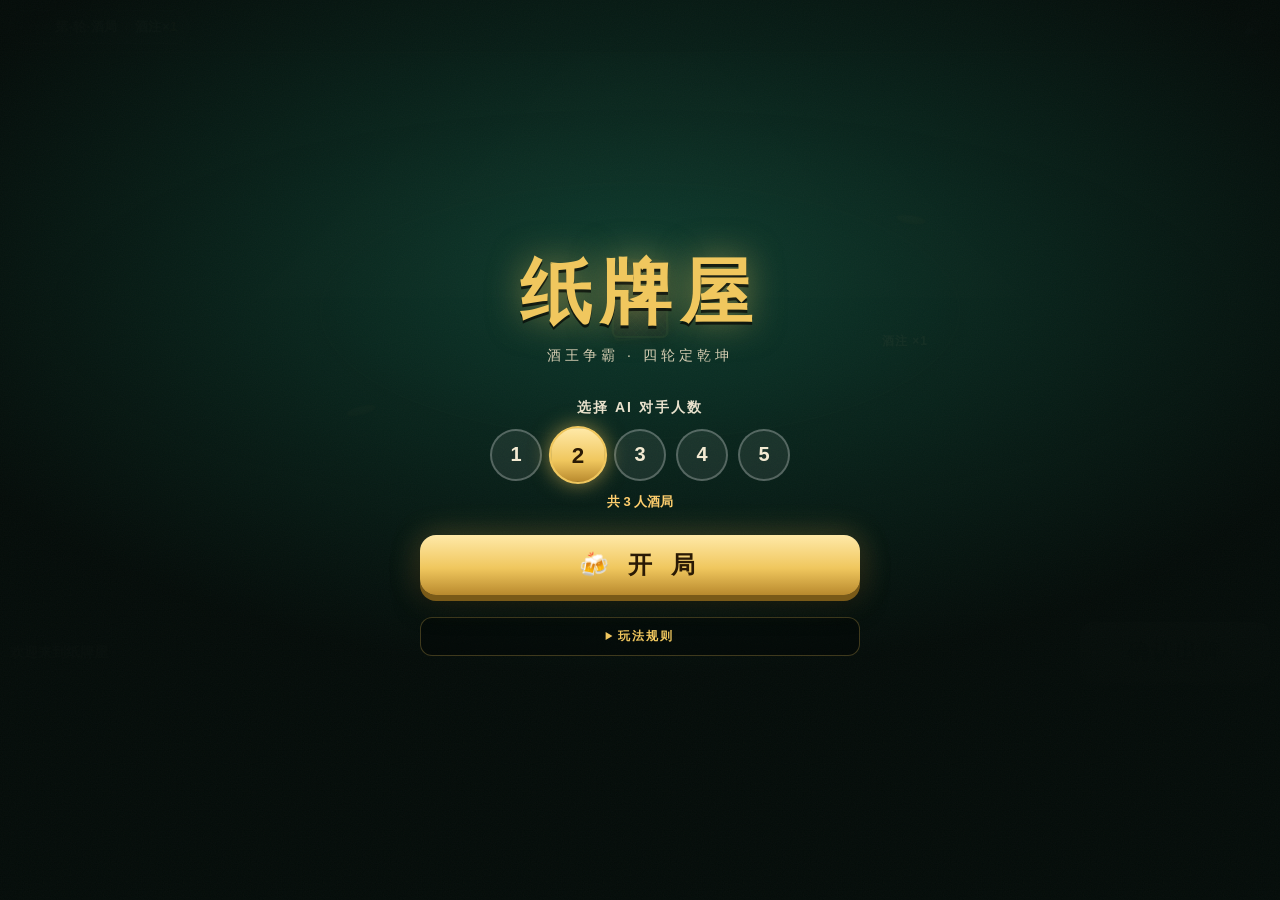
<file: index.html>
<!DOCTYPE html>
<html lang="zh-CN">
<head>
<meta charset="UTF-8">
<meta name="viewport" content="width=device-width, initial-scale=1, maximum-scale=1, user-scalable=no, viewport-fit=cover">
<meta name="theme-color" content="#06110c">
<title>纸牌屋 · 酒王争霸</title>
<link rel="manifest" href="manifest.json">
<meta name="apple-mobile-web-app-capable" content="yes">
<meta name="apple-mobile-web-app-status-bar-style" content="black-translucent">
<meta name="apple-mobile-web-app-title" content="纸牌屋">
<link rel="apple-touch-icon" href="icons/icon-180.png">
<link rel="icon" type="image/png" sizes="192x192" href="icons/icon-192.png">
<link rel="stylesheet" href="game.css">
</head>
<body>

  <!-- 顶栏：轮次 / 玩家计分 / 罚酒基数 / 静音 -->
  <header id="topbar">
    <div id="round-badge" class="badge"><span id="round-dots"><i></i><i></i><i></i><i></i></span>第<span id="round-num">-</span>轮·<span id="round-name">酒局</span><span class="badge-sep"></span>酒注×<span id="base-num">1</span></div>
    <div id="chips"></div>
    <button id="mute-btn" aria-label="静音开关">🔊</button>
  </header>

  <!-- 牌桌 -->
  <main id="table-wrap">
    <div id="table">
      <div class="felt-ring"></div>
      <div class="felt-ring-glow"></div>
      <div id="stage"></div>
      <div id="bet-visual"><div class="bet-tower"></div><div class="bet-label" id="bet-label">酒注 ×1</div></div>
      <div class="table-props"><i class="prop-chip pc1"></i><i class="prop-chip pc2"></i><i class="prop-coaster pc3"></i></div>
      <div id="deck-visual"><i></i><i></i><i></i></div>
      <div id="discard-visual"></div>
      <div id="panels"></div>
      <div id="human-slot" class="slot-anchor"></div>
      <div id="human-tray" class="beer-tray"></div>
    </div>
  </main>

  <!-- 操作栏 -->
  <div id="actionbar">
    <div id="hint">欢迎来到纸牌屋</div>
    <button id="confirm-btn" disabled>确认出牌</button>
  </div>

  <!-- 手牌锚点区域（卡牌实体在 #cardlayer） -->
  <div id="hand"></div>

  <!-- 居中横幅（轮次切换 / 结果） -->
  <div id="banner" class="hidden">
    <div id="b-title"></div>
    <div id="b-sub"></div>
  </div>

  <!-- 屏幕边缘闪光（结果瞬间） -->
  <div id="edge-flash"></div>

  <!-- 卡牌与动态元素层 -->
  <div id="cardlayer"></div>

  <!-- 粒子画布 -->
  <canvas id="fx"></canvas>

  <!-- 主菜单 -->
  <div id="menu" class="overlay">
    <div class="menu-box">
      <div class="menu-logo">纸牌屋</div>
      <div class="menu-sub">酒王争霸 · 四轮定乾坤</div>
      <div class="menu-rule-label">选择 AI 对手人数</div>
      <div id="cnt-pills">
        <button class="cnt-pill" data-n="1">1</button>
        <button class="cnt-pill on" data-n="2">2</button>
        <button class="cnt-pill" data-n="3">3</button>
        <button class="cnt-pill" data-n="4">4</button>
        <button class="cnt-pill" data-n="5">5</button>
      </div>
      <div id="menu-count">共 3 人酒局</div>
      <button id="start-btn">🍻 开 局</button>
      <details id="rules">
        <summary>玩法规则</summary>
        <p>一副 52 张，每人 7 张，连打四轮：</p>
        <p>① <b>比大</b>：出 1 张，最大者赢，最小者罚酒。<br>
           ② <b>比小</b>：出 1 张，最小者赢，最大者罚酒。<br>
           ③ <b>十点半</b>：出 2 张凑 10.5（A=1，J/Q/K=半张），最近者赢，最远者罚酒。<br>
           ④ <b>炸金花</b>：剩余 3 张自动锁定，豹子＞同花顺＞金花＞顺子＞对子＞散牌，牌型最弱者罚酒。</p>
        <p>牌点 A 最大、2 最小；同点比花色 ♠＞♥＞♣＞♦。每轮输家可抉择下一轮罚酒<b>是否翻倍</b>（1→2→4→8）。四轮之后，罚酒最多者加冕「酒王」！</p>
      </details>
    </div>
  </div>

  <!-- 翻倍抉择（人类输家） -->
  <div id="double-modal" class="overlay hidden">
    <div class="dm-box">
      <div class="dm-title">🍺 你这轮输了！</div>
      <div class="dm-info" id="dm-info">当前罚酒基数 1 杯</div>
      <button id="btn-double" class="dm-btn hot">
        <span class="dm-b-main">🔥 翻倍！</span>
        <span class="dm-b-sub" id="dm-double-sub">下轮罚酒 → 2 杯</span>
      </button>
      <button id="btn-safe" class="dm-btn calm">
        <span class="dm-b-main">🛡️ 稳一手</span>
        <span class="dm-b-sub" id="dm-safe-sub">保持 1 杯</span>
      </button>
    </div>
  </div>

  <!-- 终局结算 -->
  <div id="final-modal" class="overlay hidden">
    <div class="fm-box">
      <div class="fm-title">🏆 终局结算</div>
      <div class="fm-sub" id="fm-sub">酒王加冕</div>
      <div id="final-rows"></div>
      <button id="btn-again">🍻 再来一局</button>
    </div>
  </div>

<script src="game.js"></script>
<script>
if ('serviceWorker' in navigator && location.protocol === 'https:') {
  window.addEventListener('load', function () {
    navigator.serviceWorker.register('sw.js').catch(function () {});
  });
}
</script>
</body>
</html>
</file>
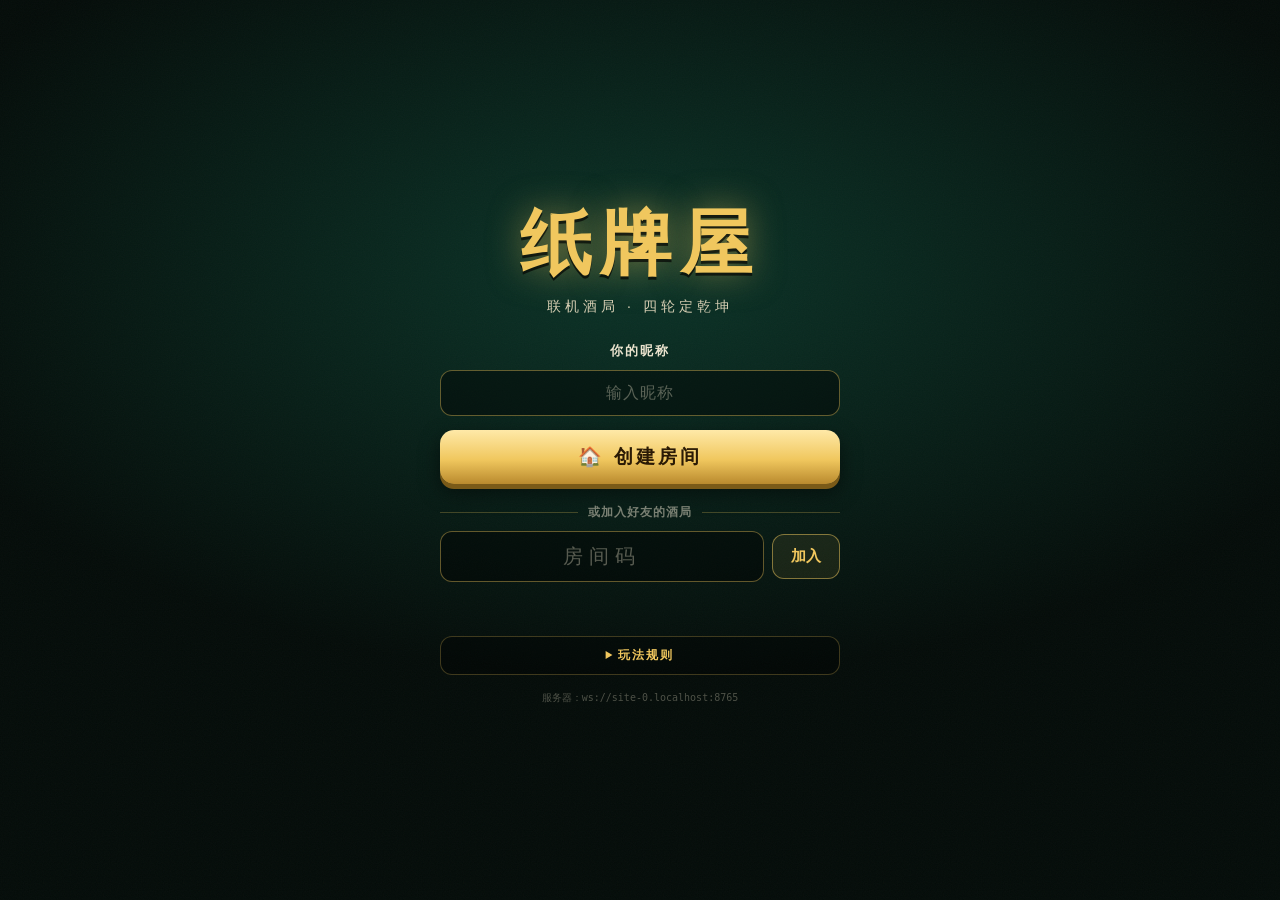
<file: online.html>
<!DOCTYPE html>
<html lang="zh-CN">
<head>
<meta charset="UTF-8">
<meta name="viewport" content="width=device-width, initial-scale=1, maximum-scale=1, user-scalable=no, viewport-fit=cover">
<meta name="theme-color" content="#06110c">
<title>纸牌屋 · 联机酒局</title>
<link rel="manifest" href="manifest-online.json">
<meta name="apple-mobile-web-app-capable" content="yes">
<meta name="apple-mobile-web-app-status-bar-style" content="black-translucent">
<meta name="apple-mobile-web-app-title" content="纸牌屋联机">
<link rel="apple-touch-icon" href="icons/icon-180.png">
<link rel="icon" type="image/png" sizes="192x192" href="icons/icon-192.png">
<link rel="stylesheet" href="game.css">
<link rel="stylesheet" href="online.css">
</head>
<body>

  <!-- ============ 大厅 ============ -->
  <div id="view-lobby" class="view">
    <div class="l-box">
      <div class="menu-logo">纸牌屋</div>
      <div class="menu-sub">联机酒局 · 四轮定乾坤</div>
      <div class="l-label">你的昵称</div>
      <input id="inp-name" class="inp" maxlength="12" placeholder="输入昵称" autocomplete="off">
      <button id="btn-create" class="btn-gold">🏠 创建房间</button>
      <div class="l-div"><span>或加入好友的酒局</span></div>
      <div class="l-joinrow">
        <input id="inp-code" class="inp" maxlength="4" placeholder="房间码" autocomplete="off">
        <button id="btn-join" class="btn-ghost">加入</button>
      </div>
      <div id="lobby-err" class="l-err"></div>
      <details id="rules">
        <summary>玩法规则</summary>
        <p>一副 52 张，每人 7 张，连打四轮：</p>
        <p>① <b>比大</b>：出 1 张，最大者赢，最小者罚酒。<br>
           ② <b>比小</b>：出 1 张，最小者赢，最大者罚酒。<br>
           ③ <b>十点半</b>：出 2 张凑 10.5（A=1，J/Q/K=半张），最近者赢，最远者罚酒。<br>
           ④ <b>炸金花</b>：剩余 3 张自动锁定，豹子＞同花顺＞金花＞顺子＞对子＞散牌，牌型最弱者罚酒。</p>
        <p>牌点 A 最大、2 最小；同点比花色 ♠＞♥＞♣＞♦。每轮输家可抉择下一轮罚酒<b>是否翻倍</b>（1→2→4→8）。四轮之后，罚酒最多者加冕「酒王」！</p>
      </details>
      <div class="l-foot" id="ws-addr"></div>
    </div>
  </div>

  <!-- ============ 房间 ============ -->
  <div id="view-room" class="view hidden">
    <div class="r-box">
      <div class="r-title">房间号 · 分享给朋友加入</div>
      <div class="r-code" id="room-code">----</div>
      <div class="r-share">
        <input id="share-link" class="inp" readonly>
        <button id="btn-copy" class="btn-ghost">复制</button>
      </div>
      <div class="r-plabel">玩家（<span id="room-count">0</span>/6）</div>
      <div id="room-players"></div>
      <div id="host-controls" class="hidden">
        <button id="btn-addai" class="btn-ghost">＋ 加个 AI</button>
        <button id="btn-rmai" class="btn-ghost">－ 减个 AI</button>
      </div>
      <button id="btn-start" class="btn-gold hidden">🍻 开 局</button>
      <div id="wait-host" class="r-wait">等待房主开局…</div>
      <button id="btn-leave-room" class="btn-link">离开房间</button>
    </div>
  </div>

  <!-- ============ 牌桌 ============ -->
  <div id="view-table" class="hidden">
    <!-- 顶栏：轮次 / 玩家计分 / 罚酒基数 / 离开 / 静音 -->
    <header id="topbar">
      <div id="round-badge" class="badge"><span id="round-dots"><i></i><i></i><i></i><i></i></span>第<span id="round-num">-</span>轮·<span id="round-name">酒局</span><span class="badge-sep"></span>酒注×<span id="base-num">1</span></div>
      <div id="chips"></div>
      <button id="leave-btn" aria-label="离开房间">🚪</button>
      <button id="mute-btn" aria-label="静音开关">🔊</button>
    </header>

    <!-- 牌桌 -->
    <main id="table-wrap">
      <div id="table">
        <div class="felt-ring"></div>
        <div class="felt-ring-glow"></div>
        <div id="stage"></div>
        <div id="bet-visual"><div class="bet-tower"></div><div class="bet-label" id="bet-label">酒注 ×1</div></div>
        <div class="table-props"><i class="prop-chip pc1"></i><i class="prop-chip pc2"></i><i class="prop-coaster pc3"></i></div>
        <div id="deck-visual"><i></i><i></i><i></i></div>
        <div id="discard-visual"></div>
        <div id="panels"></div>
        <div id="human-slot" class="slot-anchor"></div>
        <div id="human-tray" class="beer-tray"></div>
      </div>
    </main>

    <!-- 操作栏 -->
    <div id="actionbar">
      <div id="hint">连接中……</div>
      <button id="confirm-btn" disabled>确认出牌</button>
    </div>
    <!-- 手牌锚点区域（卡牌实体在 #cardlayer） -->
    <div id="hand"></div>

    <!-- 居中横幅（轮次切换 / 结果） -->
    <div id="banner" class="hidden">
      <div id="b-title"></div>
      <div id="b-sub"></div>
    </div>

    <!-- 屏幕边缘闪光（结果瞬间） -->
    <div id="edge-flash"></div>

    <!-- 卡牌与动态元素层 -->
    <div id="cardlayer"></div>

    <!-- 粒子画布 -->
    <canvas id="fx"></canvas>

    <!-- 翻倍抉择（我是输家） -->
    <div id="double-modal" class="overlay hidden">
      <div class="dm-box">
        <div class="dm-title">🍺 你这轮输了！</div>
        <div class="dm-info" id="dm-info">当前罚酒基数 1 杯</div>
        <div class="dm-count" id="dm-count"></div>
        <button id="btn-double" class="dm-btn hot">
          <span class="dm-b-main">🔥 翻倍！</span>
          <span class="dm-b-sub" id="dm-double-sub">下轮罚酒 → 2 杯</span>
        </button>
        <button id="btn-safe" class="dm-btn calm">
          <span class="dm-b-main">🛡️ 稳一手</span>
          <span class="dm-b-sub" id="dm-safe-sub">保持 1 杯</span>
        </button>
      </div>
    </div>

    <!-- 终局结算 -->
    <div id="final-modal" class="overlay hidden">
      <div class="fm-box">
        <div class="fm-title">🏆 终局结算</div>
        <div class="fm-sub" id="fm-sub">酒王加冕</div>
        <div id="final-rows"></div>
        <button id="btn-again" class="hidden">🍻 再来一局</button>
        <button id="btn-leave-final" class="hidden">返回大厅</button>
      </div>
    </div>
  </div>

  <!-- 吐司 / 错误角标 / 调试 HUD -->
  <div id="toast-wrap"></div>
  <div id="err-badge"></div>
  <div id="dbg"></div>

<script src="online.js"></script>
<script>
if ('serviceWorker' in navigator && location.protocol === 'https:') {
  window.addEventListener('load', function () {
    navigator.serviceWorker.register('sw.js').catch(function () {});
  });
}
</script>
</body>
</html>
</file>
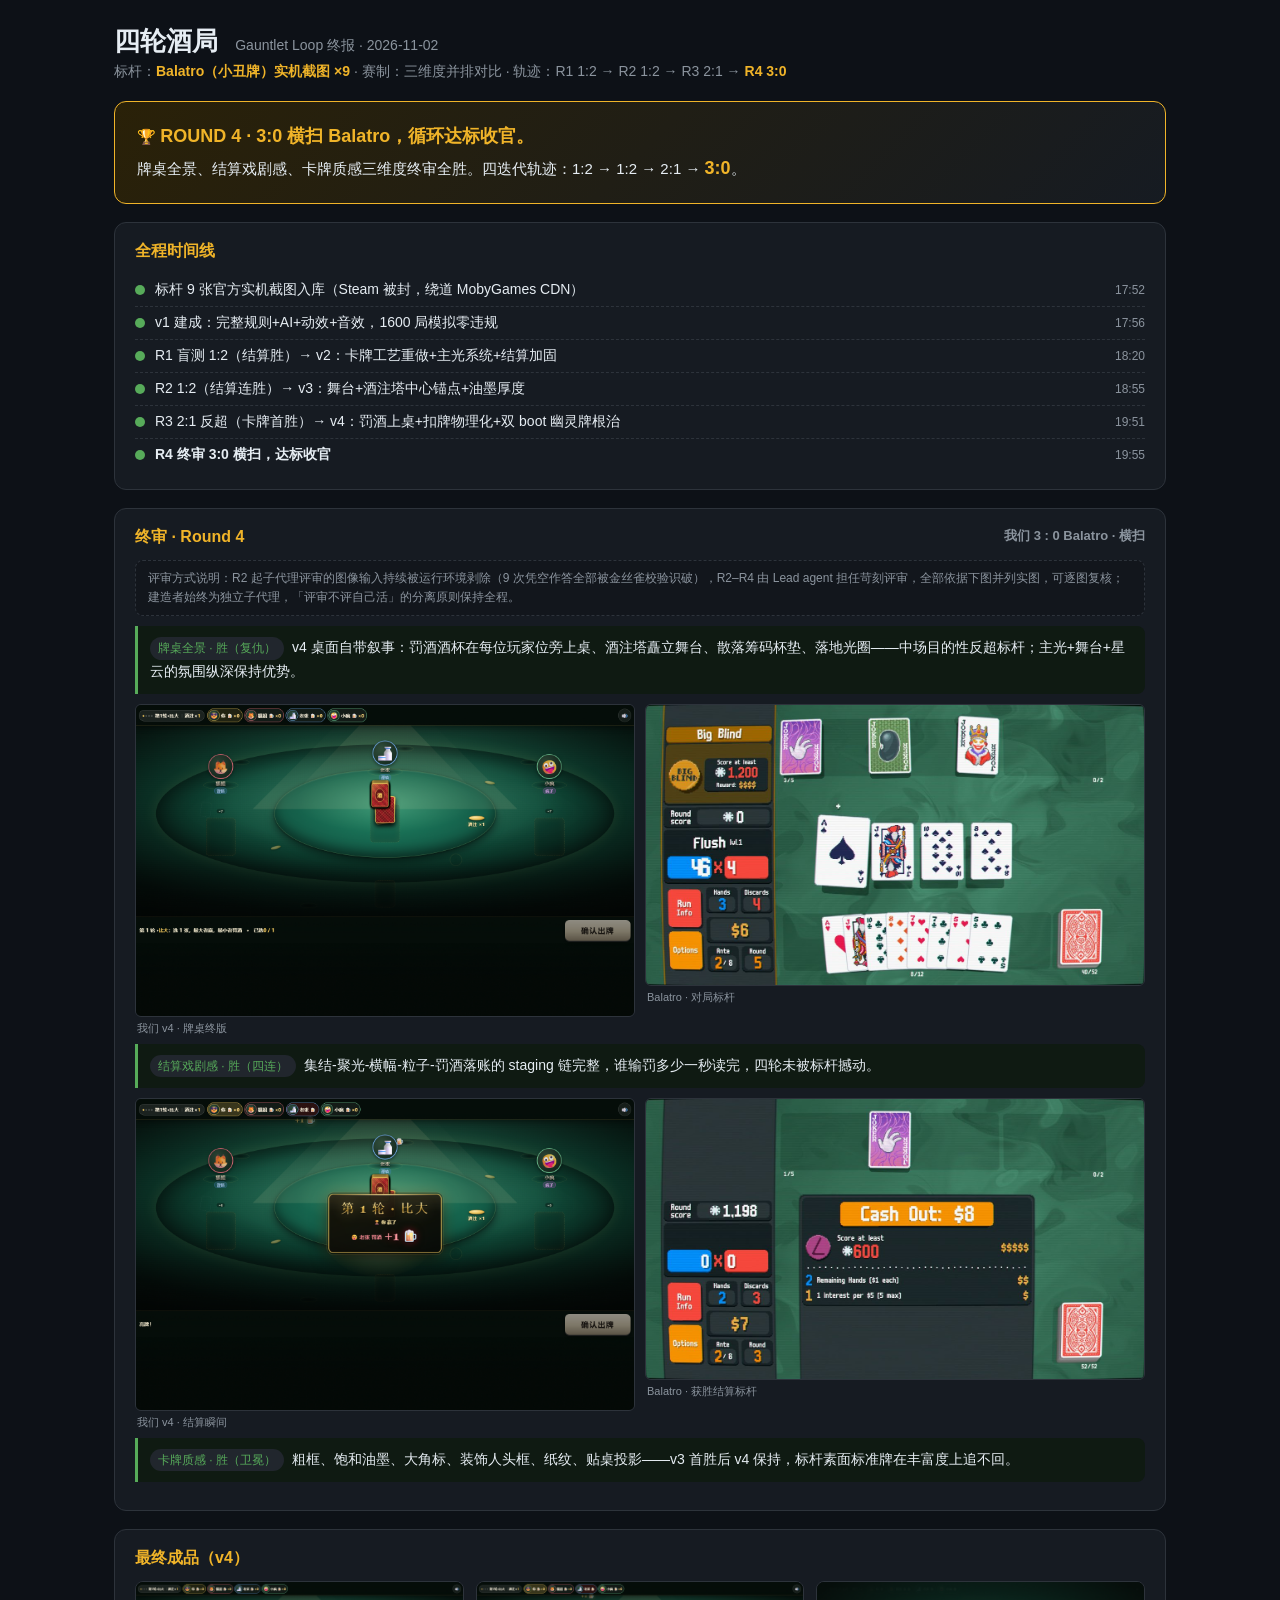
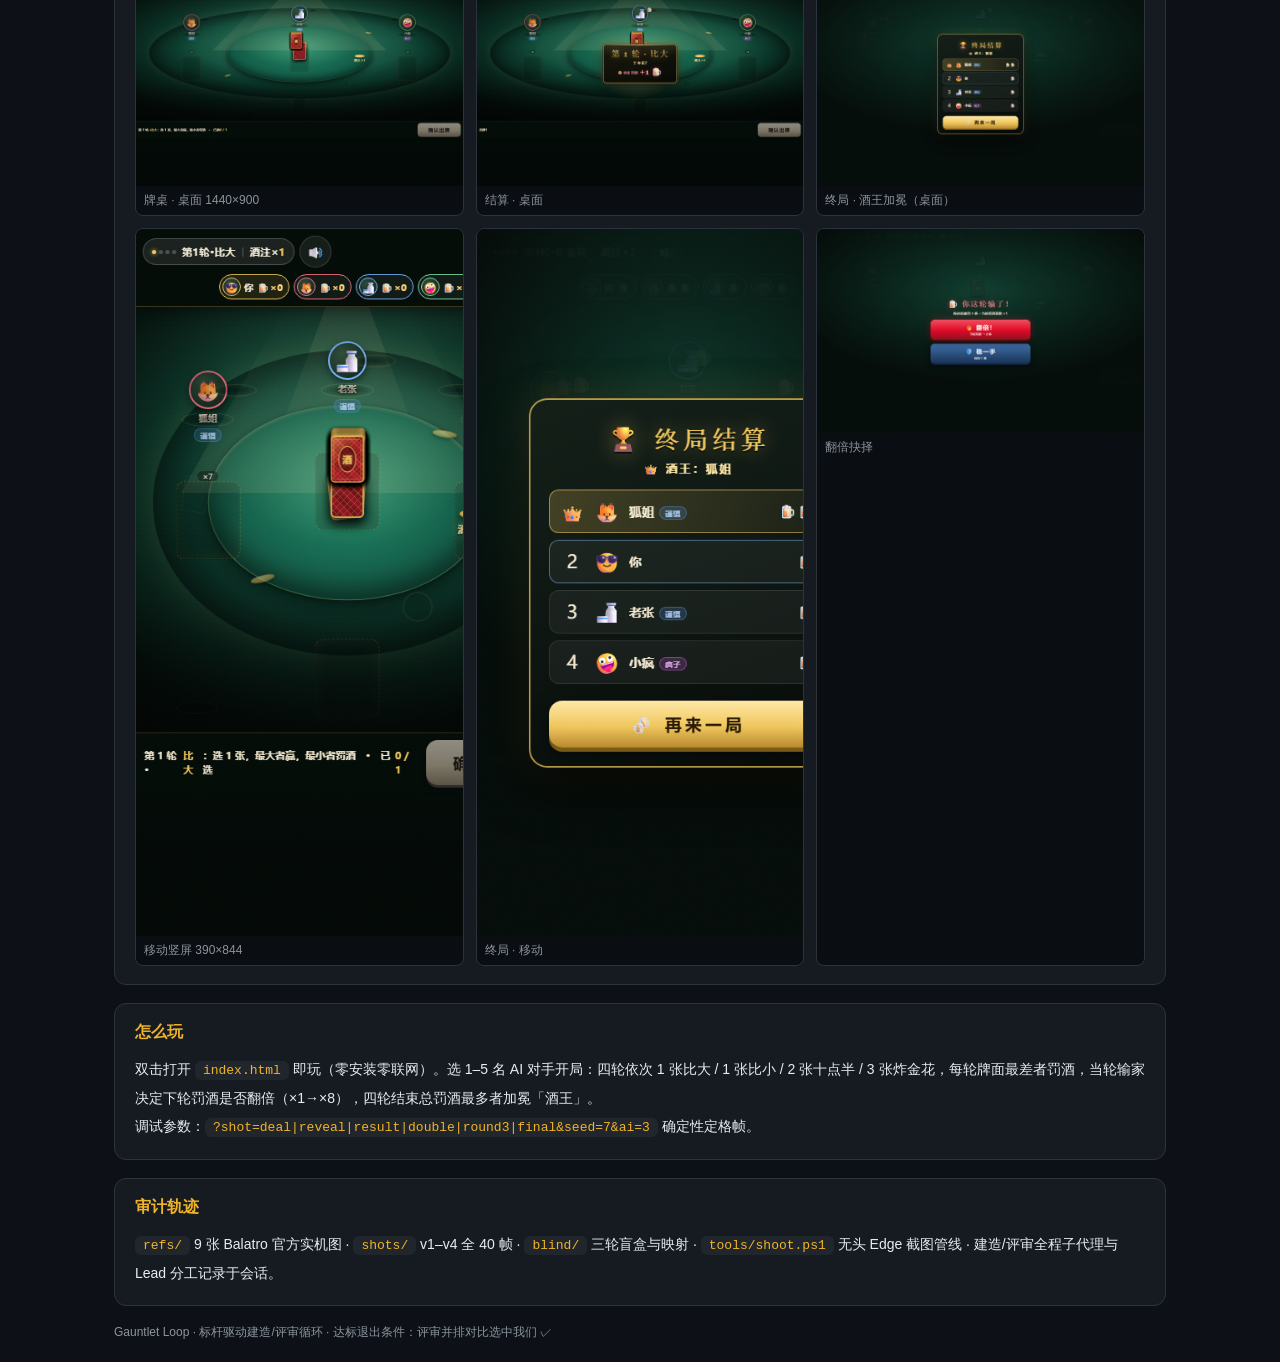
<file: progress.html>
<!DOCTYPE html>
<html lang="zh-CN">
<head>
<meta charset="UTF-8">
<meta name="viewport" content="width=device-width, initial-scale=1.0">
<meta http-equiv="refresh" content="30">
<title>四轮酒局 · Gauntlet 终报 · 横扫收官</title>
<style>
  :root { --bg:#0d1117; --panel:#161b22; --line:#2d333b; --txt:#e6edf3; --dim:#8b949e; --gold:#f0b429; --red:#e5534b; --green:#57ab5a; --blue:#539bf5; }
  * { box-sizing: border-box; margin: 0; padding: 0; }
  body { background: var(--bg); color: var(--txt); font-family: "Segoe UI", "Microsoft YaHei", sans-serif; padding: 24px; max-width: 1100px; margin: 0 auto; }
  h1 { font-size: 26px; margin-bottom: 4px; }
  h1 .sub { color: var(--dim); font-size: 14px; font-weight: normal; margin-left: 10px; }
  .bar-line { color: var(--dim); font-size: 14px; margin-bottom: 20px; }
  .bar-line b { color: var(--gold); }
  .champ { background: linear-gradient(135deg,#2a2108,#161b22); border: 1px solid var(--gold); border-radius: 12px; padding: 18px 22px; margin-bottom: 18px; font-size: 15px; line-height: 1.8; }
  .champ b { color: var(--gold); font-size: 18px; }
  section { background: var(--panel); border: 1px solid var(--line); border-radius: 12px; padding: 18px 20px; margin-bottom: 18px; }
  h2 { font-size: 16px; margin-bottom: 12px; color: var(--gold); }
  h2 .score { float: right; font-size: 13px; color: var(--dim); }
  .phase { display: flex; gap: 10px; align-items: baseline; padding: 7px 0; border-bottom: 1px dashed var(--line); font-size: 14px; }
  .phase:last-child { border-bottom: none; }
  .dot { width: 10px; height: 10px; border-radius: 50%; flex: none; background: var(--green); transform: translateY(1px); }
  .phase .t { color: var(--dim); font-size: 12px; margin-left: auto; flex: none; }
  .shots { display: grid; grid-template-columns: repeat(auto-fill, minmax(260px, 1fr)); gap: 12px; }
  .shots figure { border: 1px solid var(--line); border-radius: 8px; overflow: hidden; background: #0a0d12; }
  .shots img { width: 100%; display: block; }
  .shots figcaption { font-size: 12px; color: var(--dim); padding: 6px 8px; }
  .verdict { font-size: 14px; line-height: 1.7; padding: 10px 12px; border-left: 3px solid var(--red); background: #1a1113; border-radius: 0 8px 8px 0; margin-bottom: 10px; }
  .verdict.win { border-color: var(--green); background: #0f1a12; }
  .verdict .dim-tag { display: inline-block; font-size: 12px; padding: 1px 8px; border-radius: 99px; background: #21262d; color: var(--dim); margin-right: 8px; }
  .verdict.win .dim-tag { color: var(--green); }
  .gap { color: var(--gold); }
  .meta { color: var(--dim); font-size: 12px; margin-top: 6px; }
  .note { font-size: 12px; color: var(--dim); background: #12161c; border: 1px dashed var(--line); border-radius: 8px; padding: 8px 12px; margin-bottom: 10px; line-height: 1.6; }
  .pair { display: grid; grid-template-columns: 1fr 1fr; gap: 10px; margin: 10px 0 4px; }
  .pair img { width: 100%; border-radius: 6px; border: 1px solid var(--line); display: block; }
  .pair figcaption { font-size: 11px; color: var(--dim); padding: 4px 2px; }
  .howto { font-size: 14px; line-height: 2; }
  .howto code { background: #21262d; padding: 2px 8px; border-radius: 6px; color: var(--gold); font-size: 13px; }
</style>
</head>
<body>
<h1>四轮酒局 <span class="sub">Gauntlet Loop 终报 · 2026-11-02</span></h1>
<p class="bar-line">标杆：<b>Balatro（小丑牌）实机截图 ×9</b> · 赛制：三维度并排对比 · 轨迹：R1 1:2 → R2 1:2 → R3 2:1 → <b>R4 3:0</b></p>

<div class="champ">🏆 <b>ROUND 4 · 3:0 横扫 Balatro，循环达标收官。</b><br>牌桌全景、结算戏剧感、卡牌质感三维度终审全胜。四迭代轨迹：1:2 → 1:2 → 2:1 → <b>3:0</b>。</div>

<section>
  <h2>全程时间线</h2>
  <div class="phase"><span class="dot"></span><span>标杆 9 张官方实机截图入库（Steam 被封，绕道 MobyGames CDN）</span><span class="t">17:52</span></div>
  <div class="phase"><span class="dot"></span><span>v1 建成：完整规则+AI+动效+音效，1600 局模拟零违规</span><span class="t">17:56</span></div>
  <div class="phase"><span class="dot"></span><span>R1 盲测 1:2（结算胜）→ v2：卡牌工艺重做+主光系统+结算加固</span><span class="t">18:20</span></div>
  <div class="phase"><span class="dot"></span><span>R2 1:2（结算连胜）→ v3：舞台+酒注塔中心锚点+油墨厚度</span><span class="t">18:55</span></div>
  <div class="phase"><span class="dot"></span><span>R3 2:1 反超（卡牌首胜）→ v4：罚酒上桌+扣牌物理化+双 boot 幽灵牌根治</span><span class="t">19:51</span></div>
  <div class="phase"><span class="dot"></span><span><b>R4 终审 3:0 横扫，达标收官</b></span><span class="t">19:55</span></div>
</section>

<section>
  <h2>终审 · Round 4 <span class="score">我们 3 : 0 Balatro · 横扫</span></h2>
  <div class="note">评审方式说明：R2 起子代理评审的图像输入持续被运行环境剥除（9 次凭空作答全部被金丝雀校验识破），R2–R4 由 Lead agent 担任苛刻评审，全部依据下图并列实图，可逐图复核；建造者始终为独立子代理，「评审不评自己活」的分离原则保持全程。</div>
  <div class="verdict win"><span class="dim-tag">牌桌全景 · 胜（复仇）</span>v4 桌面自带叙事：罚酒酒杯在每位玩家位旁上桌、酒注塔矗立舞台、散落筹码杯垫、落地光圈——中场目的性反超标杆；主光+舞台+星云的氛围纵深保持优势。</div>
  <div class="pair">
    <figure><img src="shots/v4-deal-desktop.png"><figcaption>我们 v4 · 牌桌终版</figcaption></figure>
    <figure><img src="refs/balatro-gameplay.jpg"><figcaption>Balatro · 对局标杆</figcaption></figure>
  </div>
  <div class="verdict win"><span class="dim-tag">结算戏剧感 · 胜（四连）</span>集结-聚光-横幅-粒子-罚酒落账的 staging 链完整，谁输罚多少一秒读完，四轮未被标杆撼动。</div>
  <div class="pair">
    <figure><img src="shots/v4-result-desktop.png"><figcaption>我们 v4 · 结算瞬间</figcaption></figure>
    <figure><img src="refs/balatro-cashout.jpg"><figcaption>Balatro · 获胜结算标杆</figcaption></figure>
  </div>
  <div class="verdict win"><span class="dim-tag">卡牌质感 · 胜（卫冕）</span>粗框、饱和油墨、大角标、装饰人头框、纸纹、贴桌投影——v3 首胜后 v4 保持，标杆素面标准牌在丰富度上追不回。</div>
</section>

<section>
  <h2>最终成品（v4）</h2>
  <div class="shots">
    <figure><img src="shots/v4-deal-desktop.png" loading="lazy"><figcaption>牌桌 · 桌面 1440×900</figcaption></figure>
    <figure><img src="shots/v4-result-desktop.png" loading="lazy"><figcaption>结算 · 桌面</figcaption></figure>
    <figure><img src="shots/v4-final-desktop.png" loading="lazy"><figcaption>终局 · 酒王加冕（桌面）</figcaption></figure>
    <figure><img src="shots/v4-deal-mobile.png" loading="lazy"><figcaption>移动竖屏 390×844</figcaption></figure>
    <figure><img src="shots/v4-final-mobile.png" loading="lazy"><figcaption>终局 · 移动</figcaption></figure>
    <figure><img src="shots/v4-double-desktop.png" loading="lazy"><figcaption>翻倍抉择</figcaption></figure>
  </div>
</section>

<section>
  <h2>怎么玩</h2>
  <p class="howto">双击打开 <code>index.html</code> 即玩（零安装零联网）。选 1–5 名 AI 对手开局：四轮依次 1 张比大 / 1 张比小 / 2 张十点半 / 3 张炸金花，每轮牌面最差者罚酒，当轮输家决定下轮罚酒是否翻倍（×1→×8），四轮结束总罚酒最多者加冕「酒王」。<br>调试参数：<code>?shot=deal|reveal|result|double|round3|final&amp;seed=7&amp;ai=3</code> 确定性定格帧。</p>
</section>

<section>
  <h2>审计轨迹</h2>
  <p class="howto"><code>refs/</code> 9 张 Balatro 官方实机图 · <code>shots/</code> v1–v4 全 40 帧 · <code>blind/</code> 三轮盲盒与映射 · <code>tools/shoot.ps1</code> 无头 Edge 截图管线 · 建造/评审全程子代理与 Lead 分工记录于会话。</p>
</section>

<p class="meta">Gauntlet Loop · 标杆驱动建造/评审循环 · 达标退出条件：评审并排对比选中我们 ✓</p>
</body>
</html>
</file>
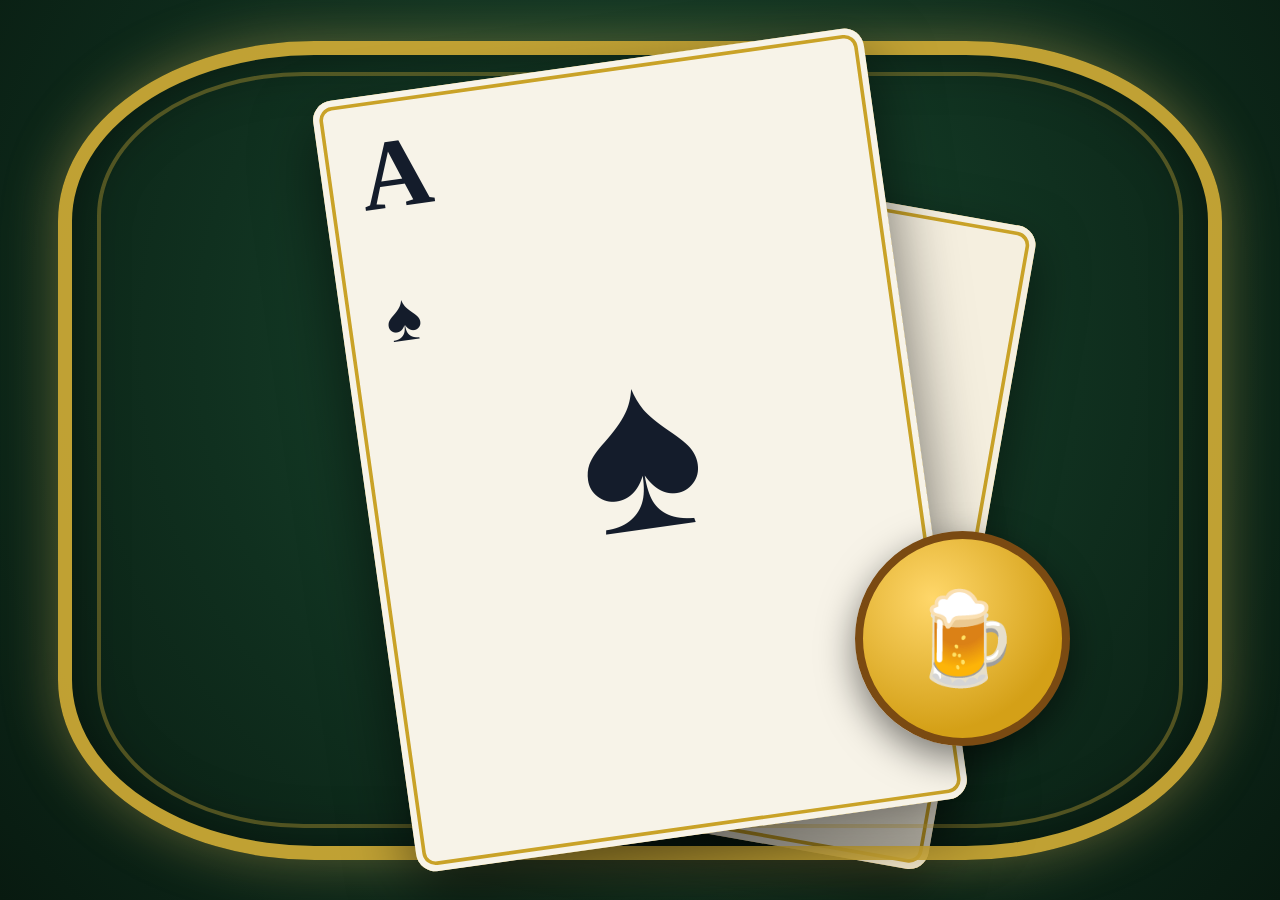
<file: icons/icon.html>
<!DOCTYPE html>
<html lang="zh-CN">
<head>
<meta charset="UTF-8">
<style>
  * { margin:0; padding:0; box-sizing:border-box; }
  html, body { width:100%; height:100%; }
  body {
    background:
      radial-gradient(circle at 50% 38%, #1a4a30 0%, #10301f 52%, #081a10 100%);
    display:flex; align-items:center; justify-content:center;
    font-family:Georgia, serif; position:relative; overflow:hidden;
  }
  /* 金环 */
  .ring {
    position:absolute; inset:4.5%; border-radius:22%;
    border:solid rgba(212,175,55,.9) 1.6vmin;
    box-shadow:0 0 6vmin rgba(240,199,94,.35), inset 0 0 6vmin rgba(0,0,0,.45);
  }
  .ring::before {
    content:''; position:absolute; inset:2.2%; border-radius:19%;
    border:solid rgba(212,175,55,.35) 0.5vmin;
  }
  .stage { position:relative; width:70%; height:70%; display:flex; align-items:center; justify-content:center; }
  body.mask .stage { width:56%; height:56%; }  /* maskable 安全区 */
  /* 主牌 A♠ */
  .card {
    width:62%; aspect-ratio:0.714; background:#f7f3e8; border-radius:2.2vmin;
    box-shadow:0 3vmin 7vmin rgba(0,0,0,.55), inset 0 0 0 0.7vmin #f7f3e8, inset 0 0 0 1.1vmin #c9a227;
    position:relative; transform:rotate(-8deg); color:#141c2b;
  }
  .card .rk { position:absolute; top:4%; left:7%; font-size:11vmin; font-weight:700; line-height:1; }
  .card .st { position:absolute; top:24%; left:8%; font-size:7.5vmin; }
  .card .big { position:absolute; inset:0; display:flex; align-items:center; justify-content:center; font-size:26vmin; }
  /* 副牌 K♥（压在下面） */
  .card.k {
    position:absolute; width:52%; background:#f5efdf; transform:rotate(10deg) translate(26%, 6%);
    color:#8f1d2c; z-index:-1; box-shadow:0 2.5vmin 6vmin rgba(0,0,0,.5), inset 0 0 0 0.7vmin #f5efdf, inset 0 0 0 1.1vmin #c9a227;
  }
  .card.k .rk { font-size:9vmin; } .card.k .st { font-size:6vmin; } .card.k .big { font-size:20vmin; }
  /* 啤酒徽章 */
  .beer {
    position:absolute; right:2%; bottom:3%; width:24%; aspect-ratio:1;
    background:radial-gradient(circle at 35% 30%, #ffd76a, #d4a017 70%);
    border-radius:50%; border:solid #7a4a12 0.9vmin;
    display:flex; align-items:center; justify-content:center;
    font-size:10vmin; box-shadow:0 1.5vmin 4vmin rgba(0,0,0,.5);
  }
</style>
</head>
<body>
  <div class="ring"></div>
  <div class="stage">
    <div class="card k"><div class="rk">K</div><div class="st">♥</div><div class="big">♥</div></div>
    <div class="card"><div class="rk">A</div><div class="st">♠</div><div class="big">♠</div></div>
    <div class="beer">🍺</div>
  </div>
  <script>
    if (location.search.indexOf('mask=1') >= 0) document.body.className = 'mask';
  </script>
</body>
</html>
</file>
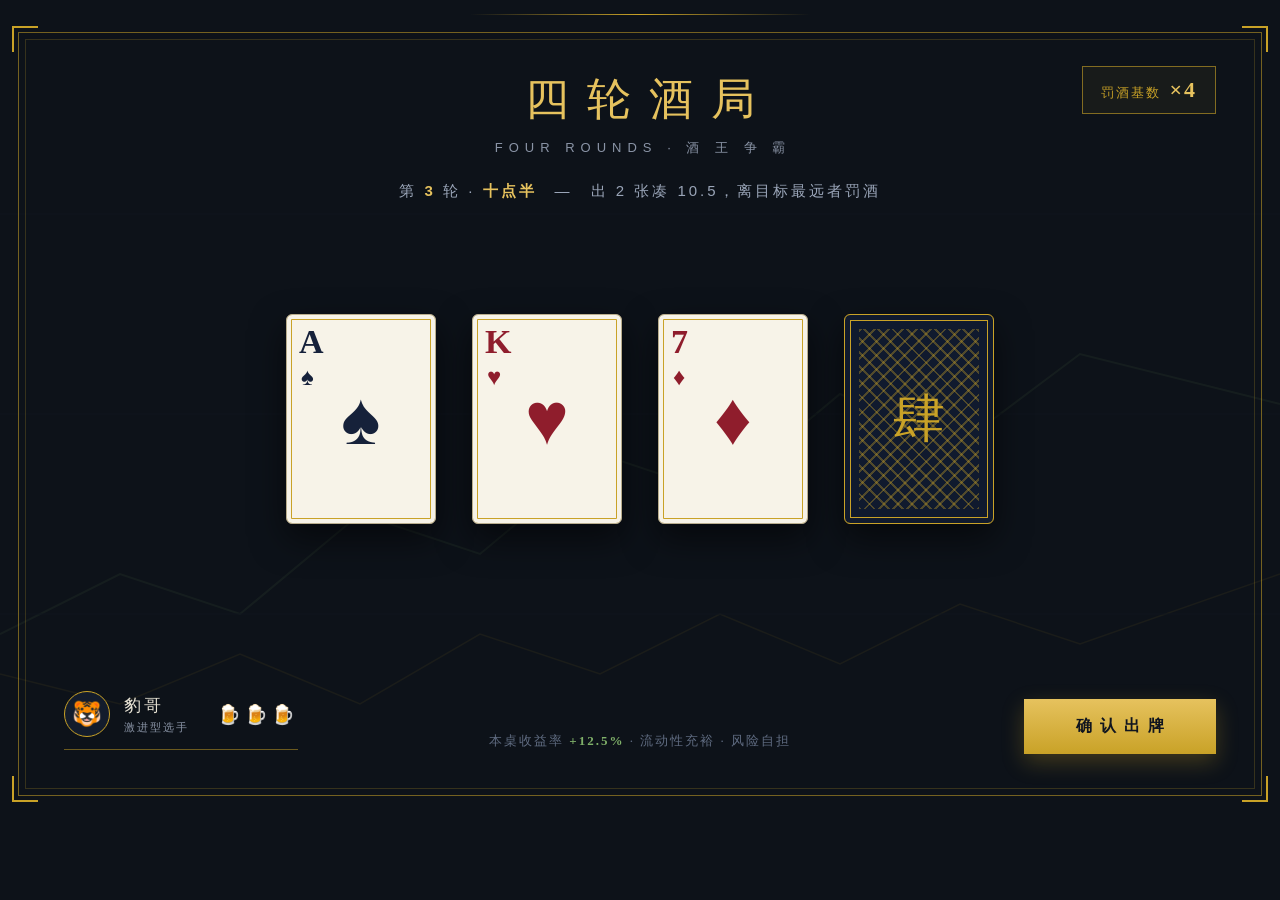
<file: styles/style-1-finance.html>
<!DOCTYPE html>
<html lang="zh-CN">
<head>
<meta charset="UTF-8">
<title>风格 1 · 金融精英</title>
<style>
  * { margin:0; padding:0; box-sizing:border-box; }
  body {
    width:1280px; height:800px; overflow:hidden;
    background:#0d1219; color:#e8e3d5;
    font-family:'Segoe UI','Microsoft YaHei',sans-serif;
    position:relative;
  }
  /* K 线水印 */
  .chart { position:absolute; inset:0; opacity:.07; }
  /* 金色细框 */
  .frame { position:absolute; inset:18px; border:1px solid rgba(201,162,39,.55); pointer-events:none; }
  .frame::before { content:''; position:absolute; inset:6px; border:1px solid rgba(201,162,39,.22); }
  .corner { position:absolute; width:26px; height:26px; border:2px solid #c9a227; }
  .c1{ top:12px; left:12px; border-right:none; border-bottom:none; }
  .c2{ top:12px; right:12px; border-left:none; border-bottom:none; }
  .c3{ bottom:12px; left:12px; border-right:none; border-top:none; }
  .c4{ bottom:12px; right:12px; border-left:none; border-top:none; }

  .title {
    position:absolute; top:56px; left:0; right:0; text-align:center;
    font-family:Georgia,'Songti SC','SimSun',serif;
    font-size:44px; letter-spacing:18px; color:#e6c25e; text-indent:18px;
  }
  .title small {
    display:block; margin-top:10px; font-size:13px; letter-spacing:6px;
    color:#8a94a6; font-family:'Segoe UI',sans-serif; text-indent:6px;
  }
  .rule { width:340px; height:1px; margin:14px auto 0;
    background:linear-gradient(90deg,transparent,#c9a227,transparent); }

  .hint {
    position:absolute; top:168px; left:0; right:0; text-align:center;
    font-size:15px; letter-spacing:3px; color:#9aa5b8;
  }
  .hint b { color:#e6c25e; font-weight:600; }

  .badge {
    position:absolute; top:52px; right:64px;
    border:1px solid rgba(201,162,39,.6); padding:10px 18px;
    font-size:13px; letter-spacing:2px; color:#c9a227; background:rgba(201,162,39,.06);
  }
  .badge b { font-family:Georgia,serif; font-size:22px; color:#e6c25e; margin-left:8px; }

  .cards { position:absolute; top:300px; left:0; right:0; display:flex; gap:36px; justify-content:center; align-items:center; }
  .card {
    width:150px; height:210px; background:#f7f3e8; border-radius:6px;
    border:1px solid #b9ad8d; box-shadow:0 14px 34px rgba(0,0,0,.55), inset 0 0 0 4px #f7f3e8, inset 0 0 0 5px #c9a227;
    position:relative; color:#16213a;
  }
  .card .rk { position:absolute; top:10px; left:12px; font-family:Georgia,serif; font-size:34px; font-weight:700; line-height:1; }
  .card .st { position:absolute; top:48px; left:14px; font-size:24px; }
  .card .big { position:absolute; inset:0; display:flex; align-items:center; justify-content:center; font-size:74px; font-family:Georgia,serif; }
  .card.red { color:#8f1d2c; }
  .card.back {
    background:#101a2e; border:1px solid #c9a227;
    box-shadow:0 14px 34px rgba(0,0,0,.55), inset 0 0 0 5px #101a2e, inset 0 0 0 6px #c9a227;
  }
  .card.back::before {
    content:''; position:absolute; inset:14px;
    background:
      repeating-linear-gradient(45deg, rgba(201,162,39,.35) 0 2px, transparent 2px 10px),
      repeating-linear-gradient(-45deg, rgba(201,162,39,.35) 0 2px, transparent 2px 10px);
  }
  .card.back::after {
    content:'肆'; position:absolute; inset:0; display:flex; align-items:center; justify-content:center;
    font-family:Georgia,'SimSun',serif; font-size:52px; color:#c9a227;
  }

  .player {
    position:absolute; left:64px; bottom:64px; display:flex; align-items:center; gap:14px;
    border-bottom:1px solid rgba(201,162,39,.5); padding-bottom:12px;
  }
  .player .av { width:46px; height:46px; border:1px solid #c9a227; border-radius:50%;
    display:flex; align-items:center; justify-content:center; font-size:24px; background:#131c2c; }
  .player .nm { font-size:17px; letter-spacing:3px; }
  .player .tag { font-size:11px; color:#8a94a6; letter-spacing:2px; margin-top:3px; }
  .player .beers { margin-left:14px; font-size:19px; letter-spacing:3px; }

  .btn {
    position:absolute; right:64px; bottom:60px;
    background:linear-gradient(180deg,#e6c25e,#c9a227); color:#10151f;
    border:none; padding:17px 44px; font-size:16px; letter-spacing:8px; text-indent:8px;
    font-weight:700; cursor:pointer; box-shadow:0 8px 22px rgba(201,162,39,.28);
    font-family:'Segoe UI','Microsoft YaHei',sans-serif;
  }
  .ticker {
    position:absolute; bottom:64px; left:50%; transform:translateX(-50%);
    font-family:Georgia,serif; font-size:13px; letter-spacing:2px; color:#5f6b80;
  }
  .ticker b { color:#7fb069; }
</style>
</head>
<body>
  <svg class="chart" width="1280" height="800">
    <polyline points="0,620 120,560 240,600 360,500 480,540 600,440 720,480 840,380 960,430 1080,340 1280,390"
      fill="none" stroke="#7fb069" stroke-width="2"/>
    <polyline points="0,660 120,690 240,640 360,690 480,620 600,660 720,600 840,650 960,590 1080,630 1280,560"
      fill="none" stroke="#c9a227" stroke-width="1.5"/>
    <g stroke="#39445c" stroke-width="1">
      <line x1="0" y1="200" x2="1280" y2="200"/><line x1="0" y1="400" x2="1280" y2="400"/><line x1="0" y1="600" x2="1280" y2="600"/>
    </g>
  </svg>
  <div class="frame"></div>
  <div class="corner c1"></div><div class="corner c2"></div><div class="corner c3"></div><div class="corner c4"></div>

  <div class="title">四轮酒局<small>FOUR ROUNDS · 酒 王 争 霸</small></div>
  <div class="rule"></div>
  <div class="hint">第 <b>3</b> 轮 · <b>十点半</b>　—　出 2 张凑 10.5，离目标最远者罚酒</div>
  <div class="badge">罚酒基数<b>×4</b></div>

  <div class="cards">
    <div class="card"><div class="rk">A</div><div class="st">♠</div><div class="big">♠</div></div>
    <div class="card red"><div class="rk">K</div><div class="st">♥</div><div class="big">♥</div></div>
    <div class="card red"><div class="rk">7</div><div class="st">♦</div><div class="big">♦</div></div>
    <div class="card back"></div>
  </div>

  <div class="player">
    <div class="av">🐯</div>
    <div><div class="nm">豹哥</div><div class="tag">激进型选手</div></div>
    <div class="beers">🍺🍺🍺</div>
  </div>

  <div class="ticker">本桌收益率 <b>+12.5%</b> · 流动性充裕 · 风险自担</div>
  <button class="btn">确认出牌</button>
</body>
</html>
</file>
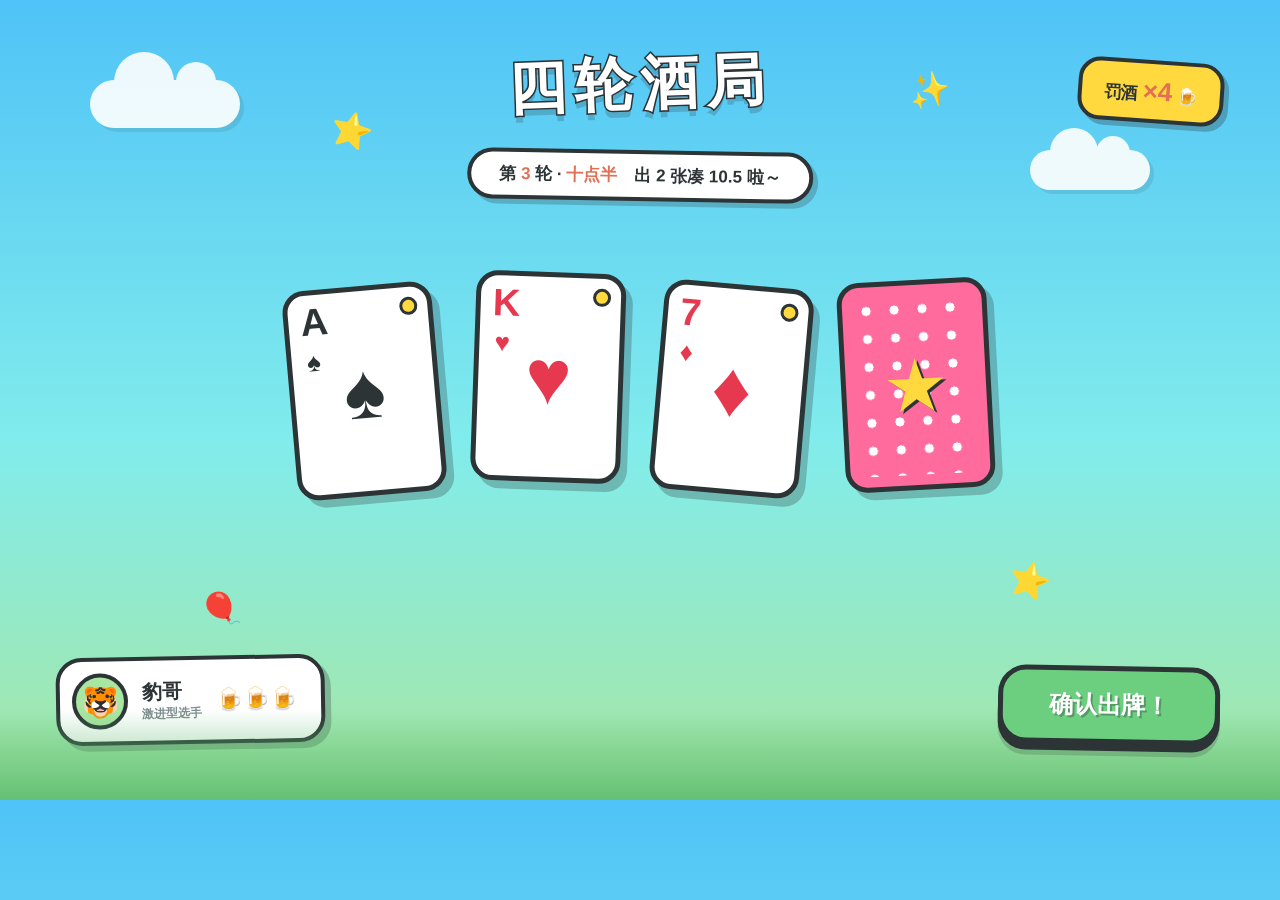
<file: styles/style-2-cartoon.html>
<!DOCTYPE html>
<html lang="zh-CN">
<head>
<meta charset="UTF-8">
<title>风格 2 · 超级卡通</title>
<style>
  * { margin:0; padding:0; box-sizing:border-box; }
  body {
    width:1280px; height:800px; overflow:hidden;
    background:linear-gradient(180deg,#4fc3f7 0%,#81ecec 55%,#a8e6a1 100%);
    font-family:'Comic Sans MS','Chalkboard SE','Microsoft YaHei',sans-serif;
    position:relative;
  }
  .cloud { position:absolute; background:#fff; border-radius:60px; opacity:.9;
    box-shadow:4px 4px 0 rgba(45,52,54,.12); }
  .cloud::before,.cloud::after { content:''; position:absolute; background:#fff; border-radius:50%; }
  .cl1 { width:150px; height:48px; top:80px; left:90px; }
  .cl1::before { width:60px; height:60px; top:-28px; left:24px; }
  .cl1::after { width:40px; height:40px; top:-18px; right:24px; }
  .cl2 { width:120px; height:40px; top:150px; right:130px; }
  .cl2::before { width:48px; height:48px; top:-22px; left:20px; }
  .cl2::after { width:34px; height:34px; top:-14px; right:20px; }
  .star { position:absolute; font-size:34px; transform:rotate(15deg); }
  .s1 { top:110px; left:330px; } .s2 { top:70px; right:330px; transform:rotate(-12deg); }
  .s3 { bottom:170px; left:200px; transform:rotate(-20deg); } .s4 { bottom:200px; right:230px; }

  .title {
    position:absolute; top:46px; left:0; right:0; text-align:center;
    font-size:58px; font-weight:900; color:#fff; letter-spacing:8px;
    -webkit-text-stroke:3px #2d3436; paint-order:stroke fill;
    text-shadow:0 7px 0 rgba(45,52,54,.22);
    transform:rotate(-2deg);
  }
  .hint {
    position:absolute; top:150px; left:50%; transform:translateX(-50%) rotate(1deg);
    background:#fff; border:4px solid #2d3436; border-radius:40px; padding:10px 28px;
    font-size:17px; font-weight:700; color:#2d3436; box-shadow:5px 5px 0 rgba(45,52,54,.25);
    white-space:nowrap;
  }
  .hint b { color:#e17055; }

  .badge {
    position:absolute; top:60px; right:56px; transform:rotate(4deg);
    background:#ffd93d; border:4px solid #2d3436; border-radius:22px;
    padding:12px 22px; font-size:17px; font-weight:900; color:#2d3436;
    box-shadow:5px 5px 0 rgba(45,52,54,.3);
  }
  .badge b { font-size:26px; color:#e17055; }

  .cards { position:absolute; top:280px; left:0; right:0; display:flex; gap:34px; justify-content:center; align-items:center; }
  .card {
    width:150px; height:210px; background:#fff; border-radius:22px;
    border:5px solid #2d3436; box-shadow:7px 8px 0 rgba(45,52,54,.28);
    position:relative; color:#2d3436;
  }
  .card:nth-child(1) { transform:rotate(-5deg) translateY(6px); }
  .card:nth-child(2) { transform:rotate(2deg) translateY(-8px); }
  .card:nth-child(3) { transform:rotate(5deg) translateY(4px); }
  .card:nth-child(4) { transform:rotate(-3deg); }
  .card .rk { position:absolute; top:8px; left:12px; font-size:38px; font-weight:900; line-height:1; }
  .card .st { position:absolute; top:52px; left:15px; font-size:26px; }
  .card .big { position:absolute; inset:0; display:flex; align-items:center; justify-content:center; font-size:78px; }
  .card.red { color:#e63950; }
  .card .dot { position:absolute; right:10px; top:10px; width:18px; height:18px; background:#ffd93d;
    border:3px solid #2d3436; border-radius:50%; }
  .card.back { background:#ff6b9d; }
  .card.back::before {
    content:''; position:absolute; inset:10px; border-radius:14px;
    background-image:radial-gradient(#fff 22%, transparent 24%);
    background-size:28px 28px;
  }
  .card.back::after {
    content:'★'; position:absolute; inset:0; display:flex; align-items:center; justify-content:center;
    font-size:64px; color:#ffd93d; text-shadow:3px 3px 0 #2d3436;
  }

  .player {
    position:absolute; left:56px; bottom:56px; display:flex; align-items:center; gap:14px;
    background:#fff; border:4px solid #2d3436; border-radius:26px; padding:12px 24px 12px 12px;
    box-shadow:6px 6px 0 rgba(45,52,54,.28); transform:rotate(-1deg);
  }
  .player .av { width:56px; height:56px; background:#a8e6a1; border:4px solid #2d3436; border-radius:50%;
    display:flex; align-items:center; justify-content:center; font-size:30px; }
  .player .nm { font-size:20px; font-weight:900; color:#2d3436; }
  .player .tag { font-size:12px; color:#7f8c8d; font-weight:700; }
  .player .beers { font-size:22px; }

  .btn {
    position:absolute; right:60px; bottom:56px;
    background:#6bcf7f; color:#fff; border:5px solid #2d3436; border-radius:28px;
    padding:18px 46px; font-size:24px; font-weight:900; cursor:pointer;
    box-shadow:0 7px 0 #2d3436, 0 12px 0 rgba(45,52,54,.2);
    text-shadow:2px 2px 0 rgba(45,52,54,.35);
    font-family:'Comic Sans MS','Microsoft YaHei',sans-serif;
    transform:rotate(1deg);
  }
  .grass { position:absolute; bottom:0; left:0; right:0; height:90px;
    background:linear-gradient(180deg,rgba(107,207,127,0) 0%,rgba(88,186,108,.85) 100%); }
</style>
</head>
<body>
  <div class="cloud cl1"></div>
  <div class="cloud cl2"></div>
  <div class="star s1">⭐</div><div class="star s2">✨</div>
  <div class="star s3">🎈</div><div class="star s4">⭐</div>

  <div class="title">四轮酒局</div>
  <div class="hint">第 <b>3</b> 轮 · <b>十点半</b>　出 2 张凑 10.5 啦～</div>
  <div class="badge">罚酒 <b>×4</b> 🍺</div>

  <div class="cards">
    <div class="card"><div class="dot"></div><div class="rk">A</div><div class="st">♠</div><div class="big">♠</div></div>
    <div class="card red"><div class="dot"></div><div class="rk">K</div><div class="st">♥</div><div class="big">♥</div></div>
    <div class="card red"><div class="dot"></div><div class="rk">7</div><div class="st">♦</div><div class="big">♦</div></div>
    <div class="card back"></div>
  </div>

  <div class="player">
    <div class="av">🐯</div>
    <div><div class="nm">豹哥</div><div class="tag">激进型选手</div></div>
    <div class="beers">🍺🍺🍺</div>
  </div>

  <div class="grass"></div>
  <button class="btn">确认出牌！</button>
</body>
</html>
</file>
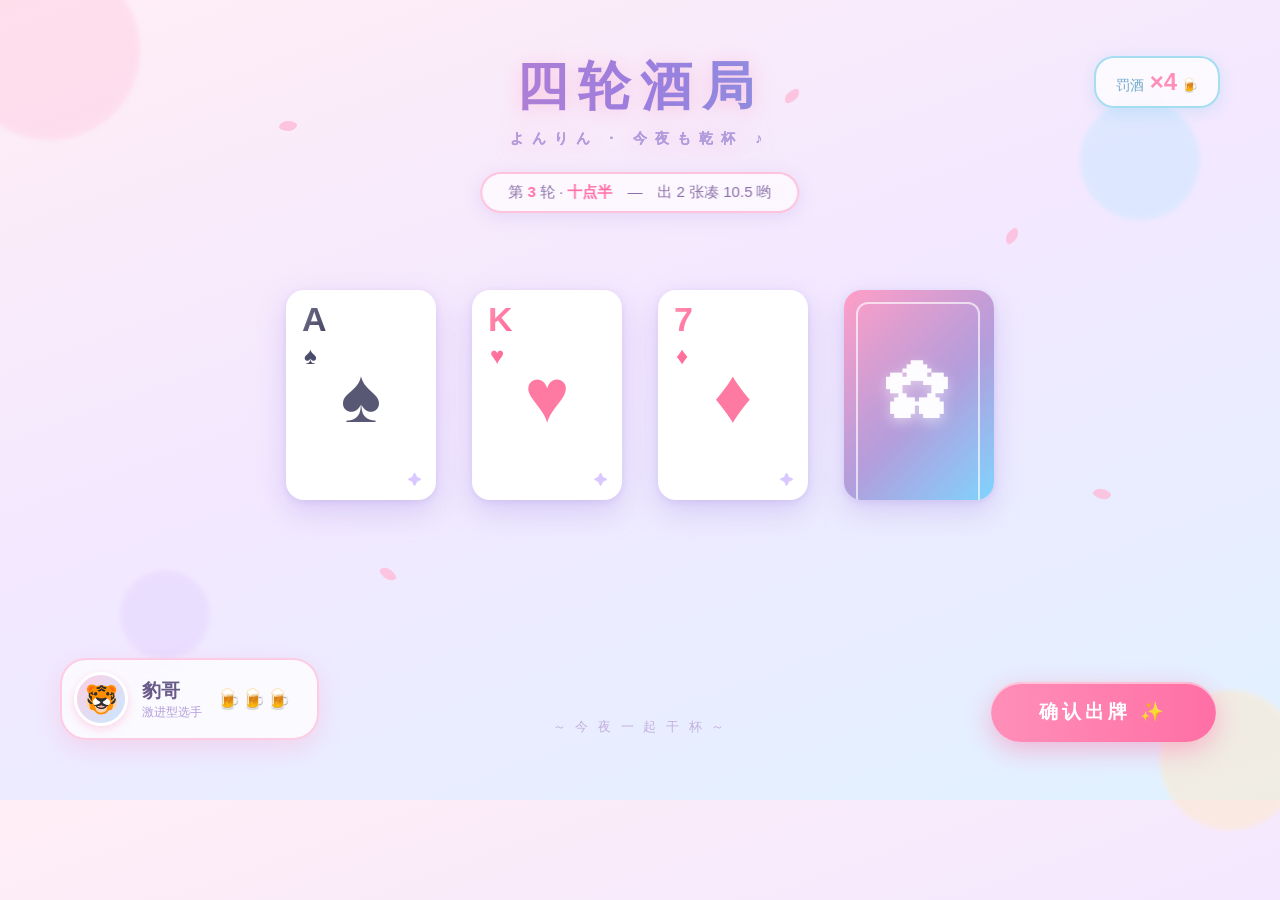
<file: styles/style-3-anime.html>
<!DOCTYPE html>
<html lang="zh-CN">
<head>
<meta charset="UTF-8">
<title>风格 3 · 二次元</title>
<style>
  * { margin:0; padding:0; box-sizing:border-box; }
  body {
    width:1280px; height:800px; overflow:hidden;
    background:linear-gradient(160deg,#ffeef5 0%,#f3e8ff 45%,#e0f2ff 100%);
    font-family:'Segoe UI','Microsoft YaHei',sans-serif;
    position:relative; color:#5a4a6a;
  }
  .bokeh { position:absolute; border-radius:50%; filter:blur(2px); opacity:.5; }
  .b1 { width:180px; height:180px; background:#ffd0e5; top:-40px; left:-40px; }
  .b2 { width:120px; height:120px; background:#c9e7ff; top:100px; right:80px; }
  .b3 { width:90px; height:90px; background:#e5d4ff; bottom:140px; left:120px; }
  .b4 { width:140px; height:140px; background:#ffe9c9; bottom:-30px; right:-20px; }
  .petal {
    position:absolute; width:16px; height:12px; background:#ffb7d5; opacity:.75;
    border-radius:80% 20% 80% 20%;
  }
  .p1 { top:120px; left:280px; transform:rotate(24deg); }
  .p2 { top:230px; right:260px; transform:rotate(-30deg); }
  .p3 { bottom:220px; left:380px; transform:rotate(60deg); }
  .p4 { top:90px; right:480px; transform:rotate(-15deg); }
  .p5 { bottom:300px; right:170px; transform:rotate(40deg); }

  .title {
    position:absolute; top:52px; left:0; right:0; text-align:center;
    font-size:52px; font-weight:800; letter-spacing:10px;
    background:linear-gradient(90deg,#ff7eb3,#9b7ede,#5ec6e8);
    -webkit-background-clip:text; background-clip:text; color:transparent;
    filter:drop-shadow(0 3px 10px rgba(255,126,179,.35));
  }
  .title small { display:block; font-size:14px; letter-spacing:8px; margin-top:8px;
    color:#b39ddb; -webkit-text-fill-color:#b39ddb; font-weight:600; }
  .hint {
    position:absolute; top:172px; left:50%; transform:translateX(-50%);
    background:rgba(255,255,255,.65); backdrop-filter:blur(6px);
    border:2px solid rgba(255,158,199,.6); border-radius:30px; padding:9px 26px;
    font-size:15px; color:#8a6fa8; white-space:nowrap;
    box-shadow:0 4px 18px rgba(155,125,222,.18);
  }
  .hint b { color:#ff6fa5; }

  .badge {
    position:absolute; top:56px; right:60px;
    background:rgba(255,255,255,.7); backdrop-filter:blur(6px);
    border:2px solid rgba(94,198,232,.55); border-radius:20px; padding:10px 20px;
    font-size:14px; color:#6aa8c9; box-shadow:0 4px 16px rgba(94,198,232,.22);
  }
  .badge b { font-size:24px; color:#ff8fb8; margin-left:6px; }

  .cards { position:absolute; top:290px; left:0; right:0; display:flex; gap:36px; justify-content:center; align-items:center; }
  .card {
    width:150px; height:210px; background:#fff; border-radius:18px;
    box-shadow:0 12px 30px rgba(155,125,222,.28), 0 2px 6px rgba(155,125,222,.18);
    position:relative; overflow:hidden; border:2px solid rgba(255,255,255,.9);
    color:#4a4a6a;
  }
  .card::after {
    content:''; position:absolute; top:-40%; left:-30%; width:80%; height:120%;
    background:linear-gradient(105deg,rgba(255,255,255,.75) 0%,rgba(255,255,255,0) 60%);
    transform:rotate(12deg); pointer-events:none;
  }
  .card .rk { position:absolute; top:10px; left:14px; font-size:34px; font-weight:800; line-height:1; }
  .card .st { position:absolute; top:50px; left:16px; font-size:24px; }
  .card .big { position:absolute; inset:0; display:flex; align-items:center; justify-content:center; font-size:76px; opacity:.92; }
  .card.red { color:#ff6f9c; }
  .card .shine { position:absolute; bottom:10px; right:12px; font-size:14px; color:#d9c8ff; }
  .card.back {
    background:linear-gradient(135deg,#ff9ec7 0%,#b39ddb 55%,#7fd4ff 100%);
    border:none;
  }
  .card.back::before {
    content:'✿'; position:absolute; inset:0; display:flex; align-items:center; justify-content:center;
    font-size:66px; color:rgba(255,255,255,.95); text-shadow:0 4px 14px rgba(255,255,255,.5);
  }
  .card.back::after {
    content:''; position:absolute; inset:12px; border-radius:12px;
    border:2px solid rgba(255,255,255,.65); background:none; transform:none;
  }

  .player {
    position:absolute; left:60px; bottom:60px; display:flex; align-items:center; gap:14px;
    background:rgba(255,255,255,.72); backdrop-filter:blur(8px);
    border:2px solid rgba(255,158,199,.5); border-radius:26px; padding:12px 26px 12px 12px;
    box-shadow:0 8px 24px rgba(255,126,179,.22);
  }
  .player .av { width:54px; height:54px; border-radius:50%;
    background:linear-gradient(135deg,#ffd0e5,#c9e7ff);
    border:3px solid #fff; box-shadow:0 3px 10px rgba(255,126,179,.3);
    display:flex; align-items:center; justify-content:center; font-size:28px; }
  .player .nm { font-size:19px; font-weight:700; color:#6a5a8a; }
  .player .tag { font-size:12px; color:#b39ddb; }
  .player .beers { font-size:20px; }

  .btn {
    position:absolute; right:64px; bottom:58px;
    background:linear-gradient(90deg,#ff8fb8,#ff6fa5); color:#fff;
    border:none; border-radius:40px; padding:17px 48px; font-size:19px; font-weight:700;
    letter-spacing:4px; cursor:pointer;
    box-shadow:0 8px 26px rgba(255,111,165,.45), inset 0 2px 0 rgba(255,255,255,.5);
    font-family:'Segoe UI','Microsoft YaHei',sans-serif;
  }
  .ribbon { position:absolute; left:50%; bottom:64px; transform:translateX(-50%);
    font-size:13px; color:#c3aede; letter-spacing:3px; }
</style>
</head>
<body>
  <div class="bokeh b1"></div><div class="bokeh b2"></div>
  <div class="bokeh b3"></div><div class="bokeh b4"></div>
  <div class="petal p1"></div><div class="petal p2"></div><div class="petal p3"></div>
  <div class="petal p4"></div><div class="petal p5"></div>

  <div class="title">四轮酒局<small>よんりん · 今夜も乾杯 ♪</small></div>
  <div class="hint">第 <b>3</b> 轮 · <b>十点半</b>　—　出 2 张凑 10.5 哟</div>
  <div class="badge">罚酒<b>×4</b> 🍺</div>

  <div class="cards">
    <div class="card"><div class="rk">A</div><div class="st">♠</div><div class="big">♠</div><div class="shine">✦</div></div>
    <div class="card red"><div class="rk">K</div><div class="st">♥</div><div class="big">♥</div><div class="shine">✦</div></div>
    <div class="card red"><div class="rk">7</div><div class="st">♦</div><div class="big">♦</div><div class="shine">✦</div></div>
    <div class="card back"></div>
  </div>

  <div class="player">
    <div class="av">🐯</div>
    <div><div class="nm">豹哥</div><div class="tag">激进型选手</div></div>
    <div class="beers">🍺🍺🍺</div>
  </div>

  <div class="ribbon">～ 今 夜 一 起 干 杯 ～</div>
  <button class="btn">确认出牌 ✨</button>
</body>
</html>
</file>
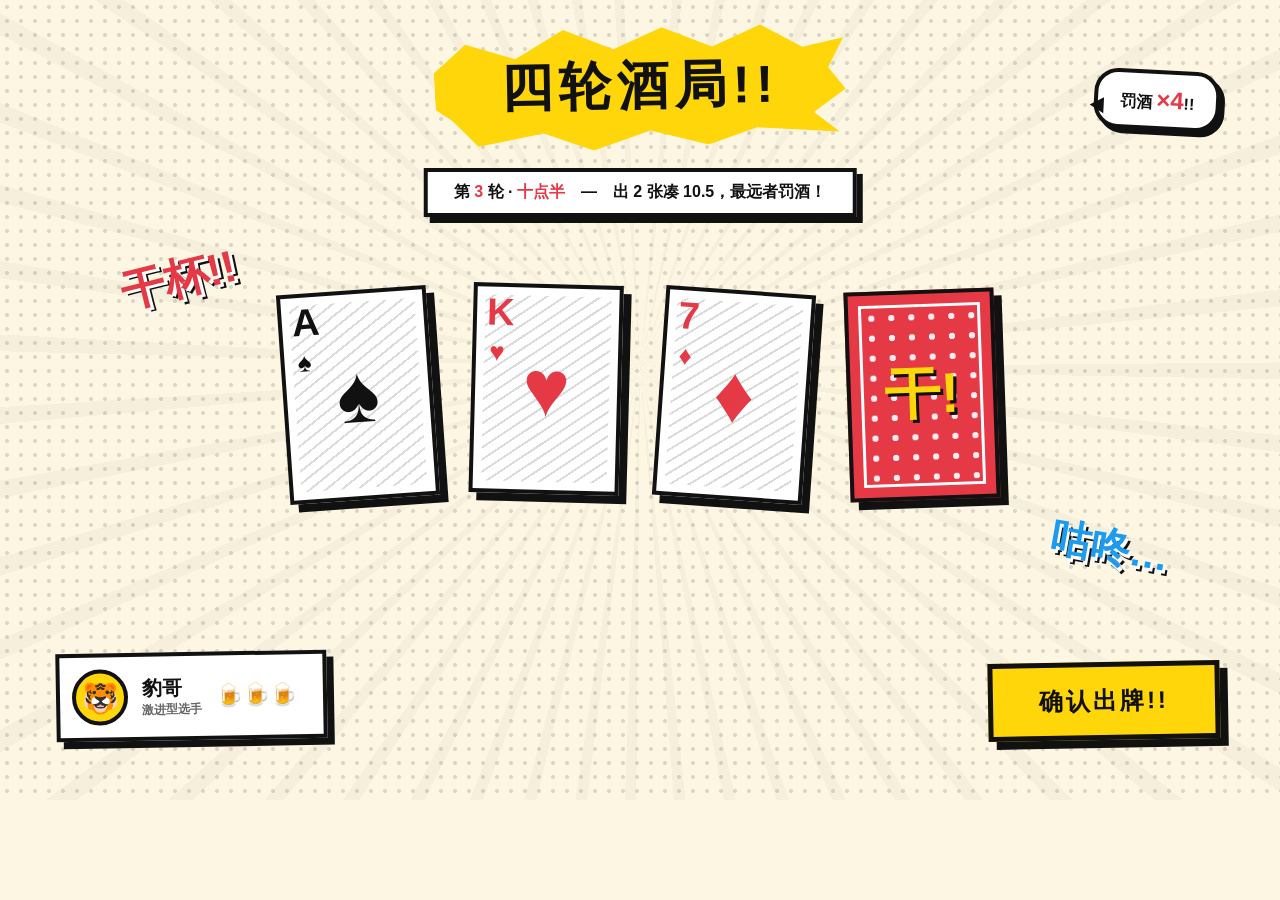
<file: styles/style-4-comic.html>
<!DOCTYPE html>
<html lang="zh-CN">
<head>
<meta charset="UTF-8">
<title>风格 4 · 漫画</title>
<style>
  * { margin:0; padding:0; box-sizing:border-box; }
  body {
    width:1280px; height:800px; overflow:hidden;
    background:#fdf6e3; color:#111;
    font-family:'Arial Black','Microsoft YaHei',sans-serif;
    position:relative;
  }
  /* 半调网点 */
  .halftone {
    position:absolute; inset:0;
    background-image:radial-gradient(rgba(0,0,0,.13) 20%, transparent 22%);
    background-size:14px 14px;
  }
  /* 集中线 */
  .speed {
    position:absolute; inset:0; opacity:.5;
    background:repeating-conic-gradient(from 0deg at 50% 46%, transparent 0deg 5deg, rgba(0,0,0,.06) 5deg 6.5deg);
  }

  .burst {
    position:absolute; top:26px; left:50%; transform:translateX(-50%) rotate(-3deg);
    background:#ffd60a; padding:26px 66px;
    clip-path:polygon(0% 30%,8% 8%,20% 22%,32% 0%,44% 18%,56% 2%,68% 20%,80% 4%,90% 24%,100% 18%,96% 42%,100% 60%,92% 78%,98% 95%,78% 88%,66% 100%,52% 86%,38% 100%,26% 84%,10% 92%,4% 70%,0% 60%);
    z-index:2;
  }
  .burst .t {
    font-size:52px; font-weight:900; letter-spacing:6px; color:#111;
    transform:rotate(2deg); white-space:nowrap;
  }
  .hint {
    position:absolute; top:168px; left:50%; transform:translateX(-50%);
    background:#fff; border:4px solid #111; padding:10px 26px;
    font-size:16px; font-weight:700; white-space:nowrap;
    box-shadow:6px 6px 0 #111; font-family:'Microsoft YaHei',sans-serif;
  }
  .hint b { color:#e63946; }

  /* 对话框式徽章 */
  .badge {
    position:absolute; top:70px; right:60px;
    background:#fff; border:4px solid #111; border-radius:24px;
    padding:12px 22px; font-size:16px; font-weight:900;
    box-shadow:5px 5px 0 #111; transform:rotate(3deg);
  }
  .badge::before {
    content:''; position:absolute; left:-16px; top:26px;
    border:8px solid transparent; border-right:14px solid #111;
  }
  .badge b { color:#e63946; font-size:24px; }

  .cards { position:absolute; top:290px; left:0; right:0; display:flex; gap:38px; justify-content:center; align-items:center; }
  .card {
    width:150px; height:210px; background:#fff;
    border:4px solid #111; box-shadow:8px 8px 0 #111;
    position:relative; color:#111;
  }
  .card:nth-child(1){ transform:rotate(-4deg); } .card:nth-child(2){ transform:rotate(1.5deg) translateY(-6px); }
  .card:nth-child(3){ transform:rotate(4deg); } .card:nth-child(4){ transform:rotate(-2deg); }
  .card .rk { position:absolute; top:6px; left:10px; font-size:38px; font-weight:900; line-height:1; }
  .card .st { position:absolute; top:50px; left:13px; font-size:26px; }
  .card .big { position:absolute; inset:0; display:flex; align-items:center; justify-content:center; font-size:80px; }
  .card.red { color:#e63946; }
  .card .act {
    position:absolute; inset:8px; opacity:.15; pointer-events:none;
    background:repeating-linear-gradient(-35deg, transparent 0 8px, #111 8px 10px);
  }
  .card.back { background:#e63946; }
  .card.back::before {
    content:''; position:absolute; inset:10px; border:3px solid #fff;
    background-image:radial-gradient(rgba(255,255,255,.9) 22%, transparent 24%);
    background-size:20px 20px;
  }
  .card.back::after {
    content:'干!'; position:absolute; inset:0; display:flex; align-items:center; justify-content:center;
    font-size:56px; font-weight:900; color:#ffd60a;
    text-shadow:3px 3px 0 #111; font-family:'Microsoft YaHei',sans-serif;
  }

  /* 音效词 */
  .sfx { position:absolute; font-weight:900; color:#e63946; z-index:3;
    text-shadow:3px 3px 0 #fff, 5px 5px 0 #111; }
  .x1 { top:250px; left:120px; font-size:44px; transform:rotate(-14deg); }
  .x2 { top:520px; right:110px; font-size:40px; transform:rotate(10deg); color:#1d9bf0; }

  .player {
    position:absolute; left:56px; bottom:60px; display:flex; align-items:center; gap:14px;
    background:#fff; border:4px solid #111; padding:12px 26px 12px 12px;
    box-shadow:7px 7px 0 #111; transform:rotate(-1deg);
    font-family:'Microsoft YaHei',sans-serif;
  }
  .player .av { width:56px; height:56px; background:#ffd60a; border:4px solid #111; border-radius:50%;
    display:flex; align-items:center; justify-content:center; font-size:30px; }
  .player .nm { font-size:20px; font-weight:900; }
  .player .tag { font-size:12px; color:#666; font-weight:700; }
  .player .beers { font-size:22px; }

  .btn {
    position:absolute; right:60px; bottom:60px;
    background:#ffd60a; color:#111; border:5px solid #111;
    padding:18px 46px; font-size:24px; font-weight:900; cursor:pointer;
    box-shadow:8px 8px 0 #111; letter-spacing:3px;
    font-family:'Microsoft YaHei',sans-serif;
    transform:rotate(-1deg);
  }
</style>
</head>
<body>
  <div class="speed"></div>
  <div class="halftone"></div>

  <div class="burst"><div class="t">四轮酒局!!</div></div>
  <div class="hint">第 <b>3</b> 轮 · <b>十点半</b>　—　出 2 张凑 10.5，最远者罚酒！</div>
  <div class="badge">罚酒 <b>×4</b>!!</div>

  <div class="sfx x1">干杯!!</div>
  <div class="sfx x2">咕咚…</div>

  <div class="cards">
    <div class="card"><div class="act"></div><div class="rk">A</div><div class="st">♠</div><div class="big">♠</div></div>
    <div class="card red"><div class="act"></div><div class="rk">K</div><div class="st">♥</div><div class="big">♥</div></div>
    <div class="card red"><div class="act"></div><div class="rk">7</div><div class="st">♦</div><div class="big">♦</div></div>
    <div class="card back"></div>
  </div>

  <div class="player">
    <div class="av">🐯</div>
    <div><div class="nm">豹哥</div><div class="tag">激进型选手</div></div>
    <div class="beers">🍺🍺🍺</div>
  </div>

  <button class="btn">确认出牌!!</button>
</body>
</html>
</file>
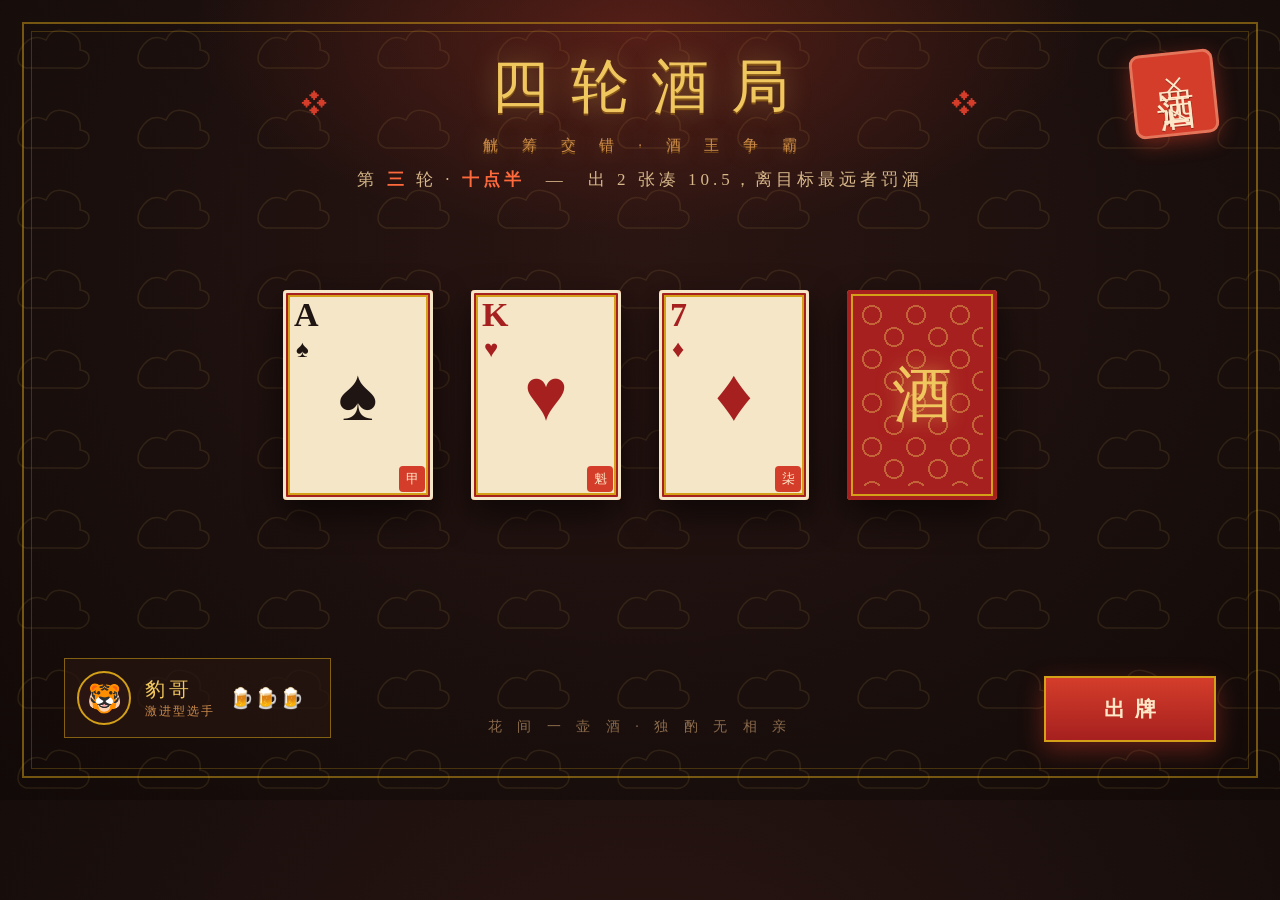
<file: styles/style-5-guochao.html>
<!DOCTYPE html>
<html lang="zh-CN">
<head>
<meta charset="UTF-8">
<title>风格 5 · 国潮</title>
<style>
  * { margin:0; padding:0; box-sizing:border-box; }
  body {
    width:1280px; height:800px; overflow:hidden;
    background:radial-gradient(ellipse at 50% 30%, #2a1512 0%, #1a0f0d 60%, #120a08 100%);
    color:#f0c75e; font-family:'Kaiti SC','STKaiti','KaiTi','SimSun',serif;
    position:relative;
  }
  /* 祥云纹理 */
  .clouds { position:absolute; inset:0; opacity:.10; }
  /* 顶部光晕 */
  .glow { position:absolute; top:-180px; left:50%; transform:translateX(-50%);
    width:900px; height:420px; border-radius:50%;
    background:radial-gradient(ellipse, rgba(212,61,42,.28) 0%, transparent 70%); }

  .frame { position:absolute; inset:22px; border:2px solid rgba(212,160,23,.5); pointer-events:none; }
  .frame::before { content:''; position:absolute; inset:7px; border:1px solid rgba(212,160,23,.25); }

  .title {
    position:absolute; top:48px; left:0; right:0; text-align:center;
    font-size:58px; letter-spacing:22px; text-indent:22px; color:#f0c75e;
    text-shadow:0 0 26px rgba(240,199,94,.4), 0 2px 0 #7a4a12;
  }
  .title small { display:block; font-size:15px; letter-spacing:10px; color:#c98a4b; margin-top:10px; text-indent:10px; }
  .deco { position:absolute; top:88px; font-size:30px; color:#d43d2a; }
  .d1 { left:300px; } .d2 { right:300px; }

  .hint {
    position:absolute; top:168px; left:0; right:0; text-align:center;
    font-size:17px; letter-spacing:4px; color:#d8b88a;
  }
  .hint b { color:#ff6a3d; }

  /* 印章 */
  .seal {
    position:absolute; top:52px; right:64px; width:84px; height:84px;
    background:#d43d2a; border-radius:10px; transform:rotate(-6deg);
    display:flex; align-items:center; justify-content:center;
    box-shadow:0 6px 20px rgba(212,61,42,.45), inset 0 0 0 3px rgba(255,220,180,.35);
  }
  .seal div { font-size:38px; color:#ffe8c8; writing-mode:vertical-rl; letter-spacing:2px;
    text-shadow:0 1px 0 rgba(0,0,0,.3); }

  .cards { position:absolute; top:290px; left:0; right:0; display:flex; gap:38px; justify-content:center; align-items:center; }
  .card {
    width:150px; height:210px; background:#f5e6c8; border-radius:4px;
    box-shadow:0 14px 34px rgba(0,0,0,.6), inset 0 0 0 3px #f5e6c8, inset 0 0 0 5px #a6201f, inset 0 0 0 7px #d4a017;
    position:relative; color:#1f1512;
  }
  .card .rk { position:absolute; top:8px; left:11px; font-size:34px; font-weight:700; line-height:1; font-family:Georgia,serif; }
  .card .st { position:absolute; top:46px; left:13px; font-size:24px; }
  .card .big { position:absolute; inset:0; display:flex; align-items:center; justify-content:center; font-size:74px; }
  .card.red { color:#a6201f; }
  .card .mini-seal {
    position:absolute; right:8px; bottom:8px; width:26px; height:26px;
    background:#d43d2a; border-radius:4px; font-size:13px; color:#ffe8c8;
    display:flex; align-items:center; justify-content:center;
  }
  .card.back { background:#a6201f; box-shadow:0 14px 34px rgba(0,0,0,.6), inset 0 0 0 4px #a6201f, inset 0 0 0 6px #d4a017; }
  .card.back::before {
    content:''; position:absolute; inset:14px; opacity:.5;
    background-image:
      radial-gradient(circle at 25% 25%, transparent 8px, rgba(240,199,94,.8) 8px, rgba(240,199,94,.8) 10px, transparent 10px),
      radial-gradient(circle at 75% 75%, transparent 8px, rgba(240,199,94,.8) 8px, rgba(240,199,94,.8) 10px, transparent 10px);
    background-size:44px 44px;
  }
  .card.back::after {
    content:'酒'; position:absolute; inset:0; display:flex; align-items:center; justify-content:center;
    font-size:60px; color:#f0c75e; text-shadow:0 0 18px rgba(240,199,94,.6);
  }

  .player {
    position:absolute; left:64px; bottom:62px; display:flex; align-items:center; gap:14px;
    border:1px solid rgba(212,160,23,.55); background:rgba(38,20,15,.75);
    padding:12px 26px 12px 12px;
  }
  .player .av { width:54px; height:54px; border:2px solid #d4a017; border-radius:50%;
    background:#2a1512; display:flex; align-items:center; justify-content:center; font-size:28px; }
  .player .nm { font-size:20px; letter-spacing:4px; color:#f0c75e; }
  .player .tag { font-size:12px; color:#c98a4b; letter-spacing:2px; }
  .player .beers { font-size:20px; }

  .btn {
    position:absolute; right:64px; bottom:58px;
    background:linear-gradient(180deg,#d43d2a,#a6201f); color:#ffe8c8;
    border:2px solid #d4a017; padding:17px 48px; font-size:21px; letter-spacing:10px; text-indent:10px;
    cursor:pointer; box-shadow:0 8px 24px rgba(212,61,42,.4);
    font-family:'Kaiti SC','STKaiti','KaiTi',serif; font-weight:700;
  }
  .couplet { position:absolute; bottom:64px; left:50%; transform:translateX(-50%);
    font-size:14px; letter-spacing:6px; color:#8a6a4b; }
</style>
</head>
<body>
  <svg class="clouds" width="1280" height="800">
    <defs>
      <pattern id="cld" width="120" height="80" patternUnits="userSpaceOnUse">
        <path d="M20 50 q10 -18 26 -10 q6 -14 22 -8 q14 4 12 18 q12 2 8 12 q-4 8 -16 6 l-46 0 q-12 -4 -6 -18z"
          fill="none" stroke="#f0c75e" stroke-width="1.6"/>
      </pattern>
    </defs>
    <rect width="1280" height="800" fill="url(#cld)"/>
  </svg>
  <div class="glow"></div>
  <div class="frame"></div>

  <div class="deco d1">❖</div>
  <div class="title">四轮酒局<small>觥 筹 交 错 · 酒 王 争 霸</small></div>
  <div class="deco d2">❖</div>
  <div class="hint">第 <b>三</b> 轮 · <b>十点半</b>　—　出 2 张凑 10.5，离目标最远者罚酒</div>
  <div class="seal"><div>罚酒×4</div></div>

  <div class="cards">
    <div class="card"><div class="rk">A</div><div class="st">♠</div><div class="big">♠</div><div class="mini-seal">甲</div></div>
    <div class="card red"><div class="rk">K</div><div class="st">♥</div><div class="big">♥</div><div class="mini-seal">魁</div></div>
    <div class="card red"><div class="rk">7</div><div class="st">♦</div><div class="big">♦</div><div class="mini-seal">柒</div></div>
    <div class="card back"></div>
  </div>

  <div class="player">
    <div class="av">🐯</div>
    <div><div class="nm">豹哥</div><div class="tag">激进型选手</div></div>
    <div class="beers">🍺🍺🍺</div>
  </div>

  <div class="couplet">花 间 一 壶 酒 · 独 酌 无 相 亲</div>
  <button class="btn">出牌</button>
</body>
</html>
</file>
<file: game.css>
/* ============================================================
   纸牌屋 · 酒王争霸 —— 暗色赌场绒布美学
   全部动效仅使用 transform / opacity
   ============================================================ */

:root{
  --cw: 64px;               /* 手牌宽（JS 会按视口重设） */
  --ch: 91px;               /* 手牌高 */
  --gold: #f0c75e;
  --gold-deep: #b98a2e;
  --red: #e00a28;
  --ink: #0a0d13;
  --felt-1: #14604a;
  --felt-2: #0b3d2e;
  --felt-3: #04140d;
  --panel-bg: rgba(10, 20, 16, .72);
  --noise: url("data:image/svg+xml,%3Csvg xmlns='http://www.w3.org/2000/svg' width='140' height='140'%3E%3Cfilter id='n'%3E%3CfeTurbulence type='fractalNoise' baseFrequency='0.85' numOctaves='2' stitchTiles='stitch'/%3E%3C/filter%3E%3Crect width='140' height='140' filter='url(%23n)' opacity='0.55'/%3E%3C/svg%3E");
}

*{ margin:0; padding:0; box-sizing:border-box; -webkit-tap-highlight-color:transparent; }

html, body{ height:100%; }

body{
  font-family: "PingFang SC", "Hiragino Sans GB", "Microsoft YaHei", "Noto Sans CJK SC", "Source Han Sans SC", sans-serif;
  background: #030b07;
  color: #f3ead2;
  overflow: hidden;
  user-select: none;
  -webkit-user-select: none;
  touch-action: manipulation;
  position: fixed;
  inset: 0;
  display: flex;
  flex-direction: column;
}

/* 全局细腻噪点 */
body::before{
  content:"";
  position: fixed;
  inset: 0;
  background-image: var(--noise);
  opacity: .05;
  pointer-events: none;
  z-index: 3;
}

.hidden{ display:none !important; }

/* ================= 顶栏 ================= */

#topbar{
  position: relative;
  z-index: 30;
  display: flex;
  align-items: center;
  flex-wrap: wrap;
  gap: 6px;
  padding: 8px 8px 6px;
  background: linear-gradient(180deg, rgba(6,14,10,.96), rgba(6,14,10,.78));
  border-bottom: 1px solid rgba(240,199,94,.22);
  box-shadow: 0 4px 18px rgba(0,0,0,.45);
}

.badge{
  flex: 0 0 auto;
  font-size: 12px;
  font-weight: 700;
  letter-spacing: .5px;
  padding: 7px 10px;
  border-radius: 999px;
  background: rgba(255,255,255,.09);
  border: 1px solid rgba(255,255,255,.22);
  color: #f6eeda;
  white-space: nowrap;
}
#round-dots{ margin-right: 7px; }
#round-dots i{
  display: inline-block;
  width: 5px; height: 5px;
  border-radius: 50%;
  background: rgba(255,255,255,.22);
  margin-right: 3px;
  vertical-align: 2px;
}
#round-dots i:last-child{ margin-right: 0; }
#round-dots.d1 i:nth-child(1),
#round-dots.d2 i:nth-child(-n+2),
#round-dots.d3 i:nth-child(-n+3),
#round-dots.d4 i{
  background: var(--gold);
  box-shadow: 0 0 5px rgba(240,199,94,.85);
}
.badge-sep{
  display: inline-block;
  width: 1px; height: 11px;
  background: rgba(255,255,255,.28);
  margin: 0 8px;
  vertical-align: -1px;
}
#base-num{ color: var(--gold); font-weight: 900; }

.badge.gold{
  background: linear-gradient(135deg, rgba(240,199,94,.22), rgba(185,138,46,.14));
  border-color: rgba(240,199,94,.55);
  color: var(--gold);
}

#chips{
  flex: 1 1 100%;
  order: 3;
  display: flex;
  justify-content: center;
  gap: 5px;
  overflow-x: auto;
  scrollbar-width: none;
  padding: 2px;
}
#chips::-webkit-scrollbar{ display:none; }

.chip{
  flex: 0 0 auto;
  display: flex;
  align-items: center;
  gap: 4px;
  padding: 3px 7px 3px 3px;
  border-radius: 999px;
  background: rgba(255,255,255,.06);
  border: 1px solid rgba(255,255,255,.12);
  transition: border-color .2s, background .2s;
}
.chip.me{
  border-color: rgba(240,199,94,.7);
  background: rgba(240,199,94,.12);
}
.chip.lose-flash{ border-color: var(--red); background: rgba(217,43,58,.18); }
.chip.win-flash{ border-color: var(--gold); background: rgba(240,199,94,.22); }

.chip-avatar{
  width: 22px; height: 22px;
  border-radius: 50%;
  display: flex; align-items: center; justify-content: center;
  font-size: 13px;
  background: radial-gradient(circle at 35% 30%, #2c4a3c, #10231a);
  border: 1px solid rgba(240,199,94,.35);
}
.chip-name{ font-size: 11px; font-weight: 700; letter-spacing:.02em; color:#f2ead6; white-space: nowrap; }
.chip-drinks{ font-size: 11px; font-weight: 800; letter-spacing:.02em; color: #ffd87e; white-space: nowrap; }

#mute-btn{
  flex: 0 0 auto;
  width: 38px; height: 38px;
  border-radius: 50%;
  border: 1px solid rgba(255,255,255,.16);
  background: rgba(255,255,255,.07);
  font-size: 16px;
  cursor: pointer;
  color: #f3ead2;
}

/* ================= 牌桌 ================= */

#table-wrap{
  position: relative;
  z-index: 1;
  flex: 1 1 auto;
  overflow: hidden;
  background:
    radial-gradient(ellipse 90% 70% at 50% 38%, #177257 0%, var(--felt-2) 55%, var(--felt-3) 100%);
}

/* 主光：光池 + 织纹 + 光泽 */
#table-wrap::before{
  content:"";
  position:absolute; inset:0;
  pointer-events:none;
  background:
    radial-gradient(ellipse 52% 40% at 50% 40%, rgba(255,240,200,.16), transparent 70%),
    radial-gradient(ellipse 120% 90% at 50% -20%, rgba(255,244,210,.06), transparent 60%),
    repeating-linear-gradient(0deg, rgba(255,255,255,.014) 0 1px, transparent 1px 3px),
    repeating-linear-gradient(90deg, rgba(0,0,0,.035) 0 1px, transparent 1px 3px);
}

#table{
  position: absolute;
  inset: 0;
}

/* 主光光锥（顶部射灯，收束到中央展台） */
#table::before{
  content:"";
  position:absolute;
  left:50%; top:0;
  width:64%; height:52%;
  transform: translateX(-50%);
  background: linear-gradient(180deg, rgba(255,236,180,.12), rgba(255,236,180,.03) 60%, transparent);
  clip-path: polygon(42% 0, 58% 0, 88% 100%, 12% 100%);
  pointer-events:none;
}

/* ── 中央展台：抬高的绒面舞台 ── */
#stage{
  position:absolute;
  left:50%; top:46%;
  width: min(66%, 640px);
  height: 46%;
  transform: translate(-50%,-50%);
  border-radius: 50%;
  background:
    radial-gradient(ellipse 58% 52% at 50% 36%, rgba(255,240,200,.16), transparent 70%),
    radial-gradient(ellipse at 50% 42%, #1e8a67 0%, #14604a 58%, #0d4634 100%);
  border: 1px solid rgba(240,199,94,.20);
  box-shadow:
    inset 0 2px 3px rgba(255,255,255,.10),
    inset 0 -16px 28px rgba(0,0,0,.40),
    0 12px 26px rgba(0,0,0,.52),
    0 2px 6px rgba(0,0,0,.40);
}
/* 收束在展台上的光柱 */
#stage::before{
  content:"";
  position:absolute;
  left:50%; bottom:55%;
  width:120%; height:140%;
  transform: translateX(-50%);
  background: linear-gradient(0deg, rgba(255,236,180,.10), rgba(255,236,180,.02) 55%, transparent 80%);
  clip-path: polygon(46% 0, 54% 0, 100% 100%, 0 100%);
  pointer-events:none;
}

/* ── 中心酒注塔 ── */
#bet-visual{
  position:absolute;
  left:50%; top:46%;
  transform: translate(-50%,-50%) translate(min(31vw, 265px), 8px);
  display:flex;
  flex-direction:column;
  align-items:center;
  pointer-events:none;
}
.bet-tower{ position:relative; width:52px; height:42px; }
.bet-tower i{
  position:absolute;
  left:50%;
  width:46px; height:13px;
  transform: translateX(-50%);
  border-radius:50%;
  background: radial-gradient(ellipse at 38% 26%, #ffe9a8, #f0c75e 52%, #9c7420 100%);
  border:1px solid rgba(90,60,10,.6);
  box-shadow: 0 3px 5px rgba(0,0,0,.55);
}
.bet-label{
  margin-top:3px;
  font-size:12px;
  font-weight:900;
  letter-spacing:1px;
  color:#ffe9a8;
  text-shadow:0 1px 3px rgba(0,0,0,.85), 0 0 12px rgba(240,199,94,.35);
  white-space:nowrap;
}

/* ── 罚酒上桌：玩家位旁实体酒杯 ── */
.beer-tray{
  position:absolute;
  top: 2px; right: -16px;
  display:flex;
  align-items:flex-end;
  min-width: 46px; min-height: 26px;
  pointer-events:none;
}
.panel.flip .beer-tray{ right:auto; left: -16px; }
.beer-tray::before{ /* 杯垫圆印 */
  content:"";
  position:absolute;
  left:50%; bottom:-3px;
  width: 48px; height: 13px;
  transform: translateX(-50%);
  border-radius:50%;
  background: radial-gradient(ellipse, rgba(0,0,0,.42), transparent 70%);
  border: 1px solid rgba(240,199,94,.14);
}
.beer-tray .bg{
  font-style:normal;
  font-size:19px;
  line-height:1;
  margin-left:-5px;
  filter: drop-shadow(0 2px 2px rgba(0,0,0,.55));
}
.beer-tray .g0{ transform: rotate(-8deg); }
.beer-tray .g1{ transform: rotate(3deg) translateY(-2px); }
.beer-tray .g2{ transform: rotate(9deg); }
.btower{ position:relative; display:inline-block; width:27px; height:32px; }
.btower .bg{ position:absolute; left:50%; margin:0; }
.btower .g0{ transform: translateX(-50%); bottom:0; }
.btower .g1{ transform: translateX(-50%) rotate(3deg); bottom:8px; }
.btower .g2{ transform: translateX(-50%) rotate(-6deg); bottom:16px; }
.beer-n{
  font-size:11px;
  font-weight:900;
  color:#ffcf6e;
  text-shadow:0 1px 2px rgba(0,0,0,.85);
  margin:0 0 2px 3px;
}
/* 人类玩家酒杯（人类槽位左侧） */
#human-tray{
  top:auto; right:auto;
  left:50%; bottom:5%;
  transform: translate(-50%,0) translate(calc(var(--cw) * -2.3), 0);
}

/* ── 桌面道具：散落筹码与杯垫（静态低透明度） ── */
.table-props{ position:absolute; inset:0; pointer-events:none; }
.table-props i{ position:absolute; display:block; opacity:.5; }
.prop-chip{
  width:30px; height:9px;
  border-radius:50%;
  background: radial-gradient(ellipse at 38% 26%, #ffe9a8, #f0c75e 52%, #9c7420 100%);
  border:1px solid rgba(90,60,10,.5);
  box-shadow: 0 2px 4px rgba(0,0,0,.5);
}
.pc1{ left:27%; top:63%; transform: rotate(-14deg); }
.pc2{ left:70%; top:29%; transform: rotate(9deg); opacity:.42; }
.prop-coaster{
  width:36px; height:36px;
  border-radius:50%;
  border:2px solid rgba(240,199,94,.16);
  background: radial-gradient(circle, rgba(0,0,0,.22), transparent 68%);
  box-shadow: inset 0 0 8px rgba(0,0,0,.3);
}
.pc3{ left:63%; top:67%; opacity:.55; }
#table.shake{ animation: shake .42s linear; }

@keyframes shake{
  0%,100%{ transform: translate(0,0); }
  15%{ transform: translate(-7px, 4px) rotate(-.4deg); }
  35%{ transform: translate(6px, -5px) rotate(.4deg); }
  55%{ transform: translate(-5px, -3px); }
  75%{ transform: translate(4px, 3px); }
}

/* 桌面椭圆金环：金属渐变（锥形明暗） */
.felt-ring{
  position: absolute;
  left: 50%; top: 46%;
  width: 92%; height: 72%;
  transform: translate(-50%,-50%);
  border-radius: 50%;
  background: conic-gradient(from 210deg,
    #6e5316, #f5d782 12%, #8a6a1e 25%, #f5d782 38%,
    #6e5316 50%, #f0c75e 62%, #8a6a1e 75%, #f5d782 88%, #6e5316);
  -webkit-mask: radial-gradient(ellipse at center, transparent 96.4%, #000 97%);
  mask: radial-gradient(ellipse at center, transparent 96.4%, #000 97%);
  opacity: .85;
}
/* 金环内外辉光（静态阴影 + 透明度呼吸） */
.felt-ring-glow{
  position: absolute;
  left: 50%; top: 46%;
  width: 92%; height: 72%;
  transform: translate(-50%,-50%);
  border-radius: 50%;
  box-shadow:
    inset 0 0 60px rgba(0,0,0,.55),
    inset 0 0 140px rgba(0,0,0,.35),
    0 0 44px rgba(240,199,94,.12);
  animation: ringGlow 4.5s ease-in-out infinite;
  pointer-events:none;
}
@keyframes ringGlow{
  0%,100%{ opacity: .65; }
  50%{ opacity: 1; }
}

/* 暗角（加重，越靠边越暗） */
#table-wrap::after{
  content:"";
  position:absolute; inset:0;
  background:
    radial-gradient(ellipse 72% 60% at 50% 40%, transparent 42%, rgba(0,0,0,.68) 100%),
    linear-gradient(0deg, rgba(0,0,0,.38), transparent 32%);
  pointer-events:none;
}

/* 牌堆与弃牌堆 */
#deck-visual{
  position:absolute; left:50%; top:44%;
  transform: translate(-50%,-50%);
  width: 40px; height: 56px;
}
#deck-visual i{
  position:absolute; inset:0;
  border-radius: 6px;
  background:
    linear-gradient(135deg, rgba(240,199,94,.5), rgba(240,199,94,0) 40%),
    repeating-linear-gradient(45deg, transparent 0 5px, rgba(240,199,94,.32) 5px 6px),
    repeating-linear-gradient(-45deg, transparent 0 5px, rgba(240,199,94,.32) 5px 6px),
    repeating-linear-gradient(45deg, #8c1420 0 9px, #a81826 9px 18px);
  border: 2px solid #f0c75e;
  box-shadow: 0 6px 14px rgba(0,0,0,.55);
}
#deck-visual i:nth-child(1){ transform: rotate(-6deg) translate(-2px,1px); }
#deck-visual i:nth-child(2){ transform: rotate(3deg) translate(1px,-1px); }
#deck-visual i:nth-child(3){ transform: rotate(0deg); }

#discard-visual{
  position:absolute; left:14%; top:44%;
  width: 30px; height: 42px;
  transform: translate(-50%,-50%) rotate(8deg);
  border-radius: 5px;
  border: 1px dashed rgba(255,255,255,.18);
  opacity:.5;
}

/* ================= 对手面板 ================= */

#panels{ position:absolute; inset:0; }

.panel{
  position: absolute;
  width: 80px;
  transform: translate(-50%, 0);
  text-align: center;
  transition: filter .25s;
}
.panel.turn .avatar{ box-shadow: 0 0 0 3px var(--gold), 0 0 22px rgba(240,199,94,.8); }
.panel.win-flash .avatar{ box-shadow: 0 0 0 3px var(--gold), 0 0 30px rgba(240,199,94,.95); }
.panel.lose-flash .avatar{ box-shadow: 0 0 0 3px var(--red), 0 0 26px rgba(217,43,58,.9); }

/* 玩家位落地阴影垫 + 光圈 */
.panel::before{
  content:"";
  position:absolute;
  left:50%; top:50px;
  width:76%; height:15px;
  transform: translateX(-50%);
  border-radius:50%;
  background: radial-gradient(ellipse at center, rgba(0,0,0,.52), transparent 68%);
  border: 1px solid rgba(240,199,94,.15);
  pointer-events:none;
}

.avatar{
  width: 46px; height: 46px;
  margin: 0 auto;
  border-radius: 50%;
  display:flex; align-items:center; justify-content:center;
  font-size: 25px;
  background: radial-gradient(circle at 35% 28%, #33523f, #0d201612);
  background-color: #0d2016;
  border: 2px solid rgba(240,199,94,.5);
  box-shadow: 0 4px 10px rgba(0,0,0,.5);
  animation: avatarBob 3.2s ease-in-out infinite;
}
.panel:nth-child(2n) .avatar{ animation-delay: -1.1s; }
.panel:nth-child(3n) .avatar{ animation-delay: -2.2s; }
@keyframes avatarBob{
  0%,100%{ transform: translateY(0); }
  50%{ transform: translateY(-4px); }
}

.pname{
  margin-top: 3px;
  font-size: 11px;
  font-weight: 800;
  color: #f3ead2;
  text-shadow: 0 1px 3px rgba(0,0,0,.8);
  white-space: nowrap;
}

.ptag{
  display: inline-block;
  margin-top: 2px;
  font-size: 9px;
  font-weight: 700;
  letter-spacing: .03em;
  padding: 1px 6px;
  border-radius: 999px;
  white-space: nowrap;
  opacity: .92;
}
.ptag.jin{ background: rgba(217,43,58,.25); color:#ff9aa2; border:1px solid rgba(217,43,58,.6); }
.ptag.jinshen{ background: rgba(80,140,220,.22); color:#a8c8f0; border:1px solid rgba(80,140,220,.55); }
.ptag.feng{ background: rgba(200,90,220,.22); color:#e0a8f0; border:1px solid rgba(200,90,220,.55); }

.stack-anchor{ width:2px; height:26px; margin: 2px auto 0; }
.stack-count{
  display:inline-block;
  font-size: 9px;
  letter-spacing: .03em;
  color: rgba(246,238,218,.88);
  background: rgba(0,0,0,.35);
  padding: 0 6px;
  border-radius: 999px;
  margin-top: 1px;
}
.slot-anchor{ position: relative; width:2px; height:86px; margin: 2px auto 0; }

/* 出牌区槽位：微光描边框（几何由 JS 按每轮牌数设定 --slotw） */
.slot-anchor::before{
  content:"";
  position:absolute;
  left:50%; top:50%;
  width: var(--slotw, calc(var(--cw) * .88));
  height: calc(var(--ch) * .66 + 18px);
  transform: translate(-50%,-50%);
  border-radius: 10px;
  border: 1px dashed rgba(240,199,94,.30);
  background: rgba(0,0,0,.16);
  box-shadow: inset 0 0 18px rgba(240,199,94,.07);
  pointer-events:none;
}
.panel.turn .slot-anchor::before{
  border-color: rgba(240,199,94,.75);
  box-shadow: inset 0 0 22px rgba(240,199,94,.18), 0 0 16px rgba(240,199,94,.22);
}

#human-slot{
  position:absolute;
  left: 50%; bottom: 4%;
  transform: translateX(-50%);
  width:2px; height: 90px;
  margin: 0;
}

/* ================= 操作栏 & 手牌区 ================= */

#actionbar{
  position: relative;
  z-index: 30;
  display:flex;
  align-items:center;
  gap: 10px;
  padding: 8px 10px;
  background: linear-gradient(0deg, rgba(6,14,10,.96), rgba(6,14,10,.7));
  border-top: 1px solid rgba(240,199,94,.18);
}

#hint{
  flex: 1 1 auto;
  font-size: 12px;
  font-weight: 600;
  line-height: 1.45;
  color: #f0e7cc;
  min-height: 34px;
  display:flex;
  align-items:center;
}
#hint b{ color: var(--gold); font-weight: 800; }

#confirm-btn{
  flex: 0 0 auto;
  min-width: 148px;
  min-height: 54px;
  border: none;
  border-radius: 14px;
  font-size: 19px;
  font-weight: 900;
  letter-spacing: 2px;
  font-family: inherit;
  color: #2a1a05;
  background: linear-gradient(180deg, #ffe9a8, var(--gold) 55%, var(--gold-deep));
  box-shadow: 0 5px 0 #7a5a18, 0 8px 18px rgba(0,0,0,.5);
  cursor: pointer;
  transition: transform .12s, box-shadow .12s, filter .2s;
}
#confirm-btn:disabled{
  filter: grayscale(.75) brightness(.6);
  cursor: default;
  box-shadow: 0 3px 0 #444, 0 5px 10px rgba(0,0,0,.4);
}
#confirm-btn:not(:disabled){
  animation: btnPulse 1.6s ease-in-out infinite;
}
#confirm-btn:not(:disabled):active{
  transform: translateY(3px);
  box-shadow: 0 2px 0 #7a5a18, 0 4px 10px rgba(0,0,0,.5);
}
@keyframes btnPulse{
  0%,100%{ transform: scale(1); }
  50%{ transform: scale(1.04); }
}

#hand{
  position: relative;
  z-index: 1;
  height: 172px;
  background: linear-gradient(180deg, rgba(4,10,7,0), rgba(3,8,6,.9) 45%);
}

/* ================= 卡牌 ================= */

#cardlayer{
  position: fixed;
  inset: 0;
  z-index: 5;
  pointer-events: none;
  perspective: 1000px;
}

.card{
  position: absolute;
  left:0; top:0;
  width: var(--cw);
  height: var(--ch);
  pointer-events: auto;
  will-change: transform;
  transform-style: preserve-3d;
}
.card.selectable{ cursor: pointer; }

.card .face{
  position: absolute;
  inset: 0;
  border-radius: calc(var(--cw) * .11);
  backface-visibility: hidden;
  -webkit-backface-visibility: hidden;
  overflow: hidden;
}

.card .front{
  transform: rotateY(180deg);
  background:
    linear-gradient(180deg, rgba(255,255,255,.92), rgba(255,255,255,0) 15%),
    radial-gradient(ellipse 135% 95% at 50% 0%, #fffefb 0%, #f7f0df 58%, #ece1c9 100%);
  border: max(2px, calc(var(--cw) * .028)) solid rgba(10,13,20,.62);
  box-shadow:
    0 2px 4px rgba(0,0,0,.52),
    0 7px 15px rgba(0,0,0,.48),
    -3px 3px 6px rgba(0,0,0,.30),
    inset 0 -9px 16px rgba(90,70,30,.13);
  color: var(--ink);
}
.card.suit-r .front{ color: var(--red); }
/* 纸面微噪点 */
.card .front::before{
  content:"";
  position:absolute; inset:0;
  background-image: var(--noise);
  background-size: 90px 90px;
  opacity: .07;
  pointer-events:none;
}
/* 内圈发丝框线 */
.card .front::after{
  content:"";
  position:absolute;
  inset: 4.5%;
  border: 1px solid rgba(30,25,15,.16);
  border-radius: calc(var(--cw) * .07);
  pointer-events:none;
}

.card .back{
  background:
    linear-gradient(135deg, rgba(240,199,94,.45), rgba(240,199,94,0) 42%),
    repeating-linear-gradient(45deg, transparent 0 7px, rgba(240,199,94,.34) 7px 8px),
    repeating-linear-gradient(-45deg, transparent 0 7px, rgba(240,199,94,.34) 7px 8px),
    repeating-linear-gradient(45deg, #8c1420 0 14px, #a81826 14px 28px);
  border: max(2px, calc(var(--cw) * .03)) solid var(--gold);
  box-shadow:
    0 2px 4px rgba(0,0,0,.52),
    0 7px 15px rgba(0,0,0,.48);
  display:flex; align-items:center; justify-content:center;
}
/* 牌背内圈烫金细线 */
.card .back::after{
  content:"";
  position:absolute; inset: 5.5%;
  border: 1px solid rgba(240,199,94,.6);
  border-radius: calc(var(--cw) * .07);
  pointer-events:none;
}
.back-seal{
  width: 58%; height: 58%;
  border-radius: 50%;
  border: 2px solid rgba(240,199,94,.9);
  display:flex; align-items:center; justify-content:center;
  font-size: calc(var(--cw) * .3);
  font-weight: 900;
  color: var(--gold);
  background: rgba(60, 8, 14, .6);
  text-shadow: 0 0 8px rgba(240,199,94,.6);
}

.corner{
  position: absolute;
  display: flex;
  flex-direction: column;
  align-items: center;
  line-height: 1.0;
  font-weight: 900;
  width: 26%;
}
.corner .cr{
  font-size: calc(var(--cw) * .26);
  font-family: Georgia, "STSong", "SimSun", serif;
}
.corner .cs{ font-size: calc(var(--cw) * .205); margin-top: 1%; }
.corner.tl{ left: 4%; top: 3.5%; }
.corner.br{ right: 4%; bottom: 3.5%; transform: rotate(180deg); }

/* ── 数字牌：标准花色点阵 ── */
.pipfield{
  position: absolute;
  left: 13%; right: 13%; top: 9%; bottom: 9%;
}
.pip{
  position: absolute;
  transform: translate(-50%,-50%);
  font-size: calc(var(--cw) * .21);
  line-height: 1;
  text-shadow: 0 1px 0 rgba(255,255,255,.45);
}
.pipfield.dense .pip{ font-size: calc(var(--cw) * .19); }
.pip.inv{ transform: translate(-50%,-50%) rotate(180deg); }

/* ── 人头牌：装饰几何牌面（J/Q/K 统一 art-deco 风格） ── */
.faceart{
  position: absolute;
  inset: 9% 24%;
  border: 1px solid rgba(176,141,42,.6);
  border-radius: calc(var(--cw) * .05);
  background: linear-gradient(165deg, rgba(240,199,94,.16), rgba(240,199,94,0) 58%);
  display: flex;
  flex-direction: column;
  align-items: center;
  justify-content: center;
  gap: 5%;
  overflow: hidden;
}
.faceart::before{
  content:"";
  position: absolute; inset: 7%;
  border: 1px solid rgba(176,141,42,.38);
  border-radius: calc(var(--cw) * .035);
  pointer-events: none;
}
.fa-frame{ position: absolute; inset: 0; pointer-events: none; }
.fa-J .fa-frame{
  background:
    repeating-linear-gradient(135deg, transparent 0 7px, rgba(176,141,42,.18) 7px 8px),
    repeating-linear-gradient(-135deg, transparent 0 7px, rgba(176,141,42,.12) 7px 8px);
}
.fa-Q .fa-frame{
  background: repeating-radial-gradient(circle at 50% 50%, transparent 0 9px, rgba(176,141,42,.15) 9px 10px);
}
.fa-K .fa-frame{
  background: repeating-conic-gradient(from 0deg at 50% 50%, transparent 0deg 15deg, rgba(176,141,42,.14) 15deg 17deg);
}
.fa-rank{
  position: relative;
  font-family: Georgia, "STSong", "SimSun", serif;
  font-size: calc(var(--cw) * .44);
  font-weight: 700;
  line-height: 1;
  text-shadow: 0 1px 0 rgba(255,255,255,.55);
}
.fa-suit{ position: relative; font-size: calc(var(--cw) * .24); line-height: 1; }

/* ── A：中央特大花色 + 装饰 ── */
.acefield{
  position: absolute;
  inset: 8% 10%;
  display: flex;
  align-items: center;
  justify-content: center;
}
.ace-ring{
  position: absolute;
  width: 82%; height: 60%;
  border: 1px solid currentColor;
  opacity: .32;
  border-radius: 50%;
}
.ace-big{
  position: relative;
  font-size: calc(var(--cw) * .58);
  line-height: 1;
  text-shadow: 0 1px 0 rgba(255,255,255,.5);
}
.acefield .fl{
  position: absolute;
  font-size: calc(var(--cw) * .11);
  opacity: .65;
}
.fl-n{ top: 1%; left: 50%; transform: translateX(-50%); }
.fl-s{ bottom: 1%; left: 50%; transform: translateX(-50%); }
.fl-e{ right: 0; top: 50%; transform: translateY(-50%); }
.fl-w{ left: 0; top: 50%; transform: translateY(-50%); }

.card.sel .front{
  box-shadow:
    0 4px 8px rgba(0,0,0,.5),
    0 10px 20px rgba(0,0,0,.5),
    0 0 0 3px var(--gold),
    0 0 22px rgba(240,199,94,.85);
}
.card.locked .front{
  box-shadow:
    0 2px 4px rgba(0,0,0,.52),
    0 7px 15px rgba(0,0,0,.48),
    0 0 0 3px rgba(240,199,94,.75),
    0 0 16px rgba(240,199,94,.55);
}
.card.spot .front{
  box-shadow:
    0 4px 8px rgba(0,0,0,.55),
    0 12px 22px rgba(0,0,0,.5),
    0 0 0 3px rgba(245,215,130,.95),
    0 0 34px rgba(240,199,94,.9);
}

/* ================= 气泡 / 标签 / 飞行物（cardlayer 内） ================= */

.bubble{
  position: absolute;
  max-width: 150px;
  padding: 8px 11px;
  border-radius: 12px;
  background: rgba(16, 26, 20, .95);
  border: 1px solid rgba(240,199,94,.6);
  color: #f3ead2;
  font-size: 12px;
  font-weight: 700;
  line-height: 1.35;
  text-align: center;
  pointer-events: none;
  opacity: 0;
  box-shadow: 0 6px 16px rgba(0,0,0,.5);
}
.bubble::after{
  content:"";
  position:absolute;
  left: 50%; bottom: -6px;
  width: 10px; height: 10px;
  transform: translateX(-50%) rotate(45deg);
  background: rgba(16, 26, 20, .95);
  border-right: 1px solid rgba(240,199,94,.6);
  border-bottom: 1px solid rgba(240,199,94,.6);
}

.tag-label{
  position: absolute;
  transform: translate(-50%,-50%);
  padding: 3px 10px;
  border-radius: 999px;
  background: rgba(10, 18, 14, .92);
  border: 1px solid rgba(240,199,94,.65);
  color: var(--gold);
  font-size: 13px;
  font-weight: 900;
  white-space: nowrap;
  pointer-events: none;
  opacity: 0;
  box-shadow: 0 4px 12px rgba(0,0,0,.5);
}

.fly-chip{
  position: absolute;
  width: 30px; height: 30px;
  margin: -15px 0 0 -15px;
  border-radius: 50%;
  background: radial-gradient(circle at 35% 30%, #ffe9a8, var(--gold) 55%, var(--gold-deep) 100%);
  border: 3px dashed rgba(122, 74, 10, .85);
  box-shadow: 0 4px 10px rgba(0,0,0,.55), inset 0 0 6px rgba(255,255,255,.5);
  pointer-events: none;
}
.fly-beer{
  position: absolute;
  font-size: 30px;
  margin: -17px 0 0 -17px;
  pointer-events: none;
  filter: drop-shadow(0 4px 6px rgba(0,0,0,.5));
}

/* ================= 居中横幅 ================= */

#banner{
  position: fixed;
  left: 50%; top: 40%;
  transform: translate(-50%,-50%);
  z-index: 12;
  min-width: 250px;
  max-width: 88vw;
  padding: 18px 34px;
  border-radius: 14px;
  text-align: center;
  background:
    linear-gradient(180deg, rgba(255,236,170,.10), rgba(255,236,170,0) 30%),
    linear-gradient(160deg, rgba(24,20,10,.97), rgba(8,10,7,.97));
  border: 2px solid rgba(240,199,94,.9);
  outline: 1px solid rgba(240,199,94,.35);
  outline-offset: 4px;
  box-shadow: 0 0 0 4px rgba(0,0,0,.35), 0 18px 50px rgba(0,0,0,.7), 0 0 46px rgba(240,199,94,.28);
  pointer-events: none;
}
/* 金属顶光 */
#banner::before{
  content:"";
  position:absolute; left:4%; right:4%; top:0; height: 2px;
  background: linear-gradient(90deg, transparent, rgba(255,240,190,.9), transparent);
  pointer-events:none;
}
#banner.pop{ animation: bannerIn .5s cubic-bezier(.2,1.4,.4,1) both; }
@keyframes bannerIn{
  0%{ transform: translate(-50%,-50%) scale(.35); opacity: 0; }
  100%{ transform: translate(-50%,-50%) scale(1); opacity: 1; }
}
#b-title{
  font-size: 30px;
  font-weight: 900;
  letter-spacing: 3px;
  font-family: Georgia, "STSong", "SimSun", serif;
  background: linear-gradient(180deg, #fff3c4 0%, #f0c75e 46%, #b98a2e 62%, #ffe9a8 100%);
  -webkit-background-clip: text;
  background-clip: text;
  -webkit-text-fill-color: transparent;
  color: transparent;
  filter: drop-shadow(0 2px 0 rgba(0,0,0,.6)) drop-shadow(0 0 18px rgba(240,199,94,.4));
  white-space: nowrap;
}
#b-sub{
  margin-top: 8px;
  font-size: 14px;
  font-weight: 700;
  color: #e9e2cd;
  line-height: 1.6;
}
#b-sub b{ color: var(--gold); }
#b-sub .lose{ color: #ff8f9a; font-size: 15px; }
#b-sub .win{ color: #ffe9a8; font-size: 13px; }
#b-sub .amt{
  display: inline-block;
  margin-left: 7px;
  font-family: Georgia, "STSong", "SimSun", serif;
  font-size: 30px;
  font-weight: 900;
  color: #ff9aa2;
  text-shadow: 0 2px 0 rgba(0,0,0,.65), 0 0 22px rgba(224,10,40,.5);
  vertical-align: -3px;
}

/* ================= 覆盖层（菜单 / 翻倍 / 终局） ================= */

.overlay{
  position: fixed;
  inset: 0;
  z-index: 40;
  display: flex;
  align-items: center;
  justify-content: center;
  padding: 20px;
  background:
    radial-gradient(ellipse 80% 60% at 50% 30%, rgba(20,96,74,.5), rgba(4,12,9,.92) 75%);
  background-color: rgba(3, 8, 6, .88);
}
.overlay::before{
  content:"";
  position:absolute; inset:0;
  background-image: var(--noise);
  opacity:.06;
  pointer-events:none;
}

.menu-box, .dm-box, .fm-box{
  position: relative;
  width: 100%;
  max-width: 380px;
  text-align: center;
}

.menu-logo{
  font-size: 52px;
  font-weight: 900;
  letter-spacing: 8px;
  font-family: Georgia, "STSong", "SimSun", serif;
  color: var(--gold);
  text-shadow: 0 3px 0 rgba(0,0,0,.65), 0 0 34px rgba(240,199,94,.5);
}
.menu-sub{
  margin-top: 6px;
  font-size: 14px;
  letter-spacing: 4px;
  color: #d8cfb4;
}
.menu-rule-label{
  margin-top: 34px;
  font-size: 14px;
  font-weight: 800;
  color: #e9e2cd;
  letter-spacing: 2px;
}
#cnt-pills{
  margin-top: 12px;
  display: flex;
  justify-content: center;
  gap: 10px;
}
.cnt-pill{
  width: 52px; height: 52px;
  border-radius: 50%;
  border: 2px solid rgba(255,255,255,.25);
  background: rgba(255,255,255,.07);
  color: #f3ead2;
  font-size: 20px;
  font-weight: 900;
  font-family: inherit;
  cursor: pointer;
  transition: transform .15s, background .2s, border-color .2s;
}
.cnt-pill.on{
  background: linear-gradient(180deg, #ffe9a8, var(--gold) 60%, var(--gold-deep));
  border-color: var(--gold);
  color: #2a1a05;
  transform: scale(1.12);
  box-shadow: 0 0 18px rgba(240,199,94,.55);
}
#menu-count{ margin-top: 12px; font-size: 13px; color: #ffcf6e; font-weight: 700; }

#start-btn{
  margin-top: 24px;
  width: 100%;
  min-height: 60px;
  border: none;
  border-radius: 16px;
  font-size: 24px;
  font-weight: 900;
  letter-spacing: 6px;
  font-family: inherit;
  color: #2a1a05;
  background: linear-gradient(180deg, #ffe9a8, var(--gold) 55%, var(--gold-deep));
  box-shadow: 0 6px 0 #7a5a18, 0 10px 26px rgba(0,0,0,.55), 0 0 30px rgba(240,199,94,.3);
  cursor: pointer;
  animation: btnPulse 1.8s ease-in-out infinite;
  transition: transform .12s;
}
#start-btn:active{ transform: translateY(4px); }

#rules{
  margin-top: 22px;
  text-align: left;
  font-size: 12px;
  color: #cfc6ab;
  background: rgba(0,0,0,.3);
  border: 1px solid rgba(240,199,94,.25);
  border-radius: 12px;
  padding: 10px 14px;
}
#rules summary{
  cursor: pointer;
  font-weight: 800;
  color: var(--gold);
  text-align: center;
  letter-spacing: 2px;
  outline: none;
}
#rules p{ margin-top: 8px; line-height: 1.7; }
#rules b{ color: #ffe9a8; }

/* 翻倍抉择 */
.dm-box{ max-width: 400px; }
.dm-title{
  font-size: 34px;
  font-weight: 900;
  letter-spacing: 3px;
  font-family: Georgia, "STSong", "SimSun", serif;
  color: #ff8f9a;
  text-shadow: 0 2px 0 rgba(0,0,0,.6), 0 0 26px rgba(217,43,58,.5);
}
.dm-info{
  margin-top: 10px;
  font-size: 15px;
  font-weight: 700;
  color: #e9e2cd;
}
.dm-btn{
  display: block;
  width: 100%;
  margin-top: 18px;
  padding: 16px 18px;
  border-radius: 18px;
  border: none;
  font-family: inherit;
  cursor: pointer;
  transition: transform .12s;
}
.dm-btn:active{ transform: scale(.97); }
.dm-b-main{ display:block; font-size: 26px; font-weight: 900; letter-spacing: 3px; }
.dm-b-sub{ display:block; margin-top: 4px; font-size: 13px; font-weight: 700; opacity: .85; }
.dm-btn.hot{
  color: #fff5f5;
  background: linear-gradient(180deg, #f0515f, var(--red) 55%, #8c1420);
  box-shadow: 0 6px 0 #5c0d16, 0 10px 26px rgba(0,0,0,.55), 0 0 34px rgba(217,43,58,.45);
  animation: hotPulse 1.1s ease-in-out infinite;
}
@keyframes hotPulse{
  0%,100%{ transform: scale(1); }
  50%{ transform: scale(1.03); }
}
.dm-btn.calm{
  color: #eaf2ff;
  background: linear-gradient(180deg, #3f6ea8, #2b4f7c 55%, #1a3353);
  box-shadow: 0 6px 0 #10203a, 0 10px 26px rgba(0,0,0,.55);
}

/* 终局 */
.fm-box{
  background: linear-gradient(160deg, rgba(22,32,26,.97), rgba(8,14,11,.97));
  border: 2px solid rgba(240,199,94,.75);
  border-radius: 22px;
  padding: 26px 22px 22px;
  box-shadow: 0 24px 60px rgba(0,0,0,.75), 0 0 50px rgba(240,199,94,.15);
}
.fm-title{
  font-size: 30px;
  font-weight: 900;
  letter-spacing: 4px;
  font-family: Georgia, "STSong", "SimSun", serif;
  color: var(--gold);
  text-shadow: 0 2px 0 rgba(0,0,0,.6), 0 0 26px rgba(240,199,94,.45);
}
.fm-sub{ margin-top: 6px; font-size: 14px; font-weight: 800; color: #ffe9a8; letter-spacing: 2px; }
#final-rows{ margin-top: 16px; }
.frow{
  display: flex;
  align-items: center;
  gap: 10px;
  padding: 9px 12px;
  margin-top: 8px;
  border-radius: 12px;
  background: rgba(255,255,255,.05);
  border: 1px solid rgba(255,255,255,.1);
  opacity: 0;
  transform: translateY(14px);
  transition: opacity .4s, transform .4s;
}
.frow.in{ opacity: 1; transform: translateY(0); }
.frow.king{
  background: linear-gradient(90deg, rgba(240,199,94,.22), rgba(240,199,94,.06));
  border-color: rgba(240,199,94,.7);
}
.frow.me{ border-color: rgba(140,190,255,.55); }
.frow .fk{ font-size: 22px; width: 30px; text-align: center; }
.frow .fa{ font-size: 24px; }
.frow .fn{ flex: 1; text-align: left; font-size: 15px; font-weight: 800; }
.frow .fn .ptag{ margin-left: 6px; }
.frow .fd{ font-size: 16px; font-weight: 900; color: #ffcf6e; white-space: nowrap; }
#btn-again{
  margin-top: 20px;
  width: 100%;
  min-height: 56px;
  border: none;
  border-radius: 16px;
  font-size: 20px;
  font-weight: 900;
  letter-spacing: 4px;
  font-family: inherit;
  color: #2a1a05;
  background: linear-gradient(180deg, #ffe9a8, var(--gold) 55%, var(--gold-deep));
  box-shadow: 0 5px 0 #7a5a18, 0 8px 22px rgba(0,0,0,.55);
  cursor: pointer;
}
#btn-again:active{ transform: translateY(3px); }

/* ================= 粒子画布 ================= */

#fx{
  position: fixed;
  inset: 0;
  z-index: 8;
  pointer-events: none;
}

/* ================= 桌面端适配 ================= */

@media (min-width: 700px){
  #topbar{ flex-wrap: nowrap; }
  #chips{ flex: 1 1 auto; order: 0; justify-content: flex-start; }
  .panel{ width: 110px; }
  .avatar{ width: 62px; height: 62px; font-size: 34px; }
  .panel::before{ top: 68px; height: 19px; }
  #b-sub .amt{ font-size: 36px; }
  .pname{ font-size: 14px; }
  .ptag{ font-size: 11px; }
  .stack-anchor{ height: 34px; }
  .slot-anchor{ height: 112px; }
  #hand{ height: 210px; }
  #hint{ font-size: 14px; }
  #confirm-btn{ min-width: 190px; min-height: 60px; font-size: 22px; }
  .badge{ font-size: 13px; }
  .chip-avatar{ width: 32px; height: 32px; font-size: 18px; }
  .chip-name{ font-size: 13px; }
  .chip-drinks{ font-size: 13px; }
  #deck-visual{ width: 56px; height: 78px; }
  .menu-logo{ font-size: 72px; }
  .menu-box, .dm-box{ max-width: 440px; }
  #b-title{ font-size: 38px; }
  .bubble{ max-width: 190px; font-size: 14px; }
}

@media (min-width: 1100px){
  .panel{ width: 130px; }
  .avatar{ width: 72px; height: 72px; font-size: 40px; }
  .panel::before{ top: 78px; height: 22px; }
  .slot-anchor{ height: 128px; }
}

/* 窄屏：计分芯片隐藏名字（名字见桌面面板），全部玩家一屏放下 */
@media (max-width: 699px){
  .chip-name{ display: none; }
  .chip.me .chip-name{ display: block; }
}

/* 矮屏（横屏手机）压缩 */
@media (max-height: 620px){
  #hand{ height: 128px; }
  .slot-anchor{ height: 62px; }
  .stack-anchor{ height: 18px; }
  #b-title{ font-size: 24px; }
}

/* shot 模式：瞬间定格，无入场动画 */
.noanim *, .noanim *::before, .noanim *::after{
  animation-duration: .001s !important;
  animation-delay: 0s !important;
  animation-iteration-count: 1 !important;
  transition-duration: .001s !important;
  transition-delay: 0s !important;
}

/* ================= 结果戏剧感（聚光 / 边缘闪光 / 罚酒飘字） ================= */

/* 赢家聚光池（桌面层，位于卡牌之下） */
.spot-pool{
  position: absolute;
  width: calc(var(--cw) * 3.2);
  height: calc(var(--ch) * 1.5);
  transform: translate(-50%,-50%);
  border-radius: 50%;
  background: radial-gradient(ellipse at center, rgba(255,240,190,.30), rgba(240,199,94,.10) 55%, transparent 75%);
  pointer-events: none;
}

/* 结果瞬间屏幕边缘闪光 */
#edge-flash{
  position: fixed;
  inset: 0;
  z-index: 15;
  opacity: 0;
  pointer-events: none;
  box-shadow:
    inset 0 0 60px rgba(255,240,190,.55),
    inset 0 0 140px rgba(240,199,94,.35);
}

/* 罚酒数字飘字 */
.dmg-float{
  position: absolute;
  transform: translate(-50%,-50%);
  font-family: Georgia, "STSong", "SimSun", serif;
  font-size: 22px;
  font-weight: 900;
  color: #ffcf6e;
  text-shadow: 0 2px 0 rgba(0,0,0,.7), 0 0 16px rgba(240,199,94,.6);
  white-space: nowrap;
  pointer-events: none;
}
</file>
<file: online.css>
/* ============================================================
   纸牌屋 · 联机版 —— 增量样式（大厅 / 房间 / 吐司 / 调试角标）
   牌桌视觉全部复用 game.css
   ============================================================ */

/* ================= 视图容器 ================= */
.view{
  position: fixed;
  inset: 0;
  z-index: 40;
  display: flex;
  align-items: center;
  justify-content: center;
  padding: 18px;
  overflow-y: auto;
  background:
    radial-gradient(ellipse 80% 60% at 50% 30%, rgba(20,96,74,.5), rgba(4,12,9,.92) 75%);
  background-color: rgba(3, 8, 6, .95);
}
.view::before{
  content:"";
  position:absolute; inset:0;
  background-image: var(--noise);
  opacity:.06;
  pointer-events:none;
}

#view-table{
  position: fixed;
  inset: 0;
  z-index: 1;
  display: flex;
  flex-direction: column;
  background: #030b07;
  padding: 0;
  overflow: hidden;
}

/* ================= 大厅 ================= */
.l-box, .r-box{
  position: relative;
  width: 100%;
  max-width: 400px;
  text-align: center;
}
.l-label{
  margin-top: 26px;
  font-size: 13px;
  font-weight: 800;
  letter-spacing: 2px;
  color: #e9e2cd;
}
.inp{
  width: 100%;
  margin-top: 10px;
  padding: 13px 14px;
  border-radius: 12px;
  border: 1px solid rgba(240,199,94,.4);
  background: rgba(0,0,0,.4);
  color: #f3ead2;
  font-size: 16px;
  font-weight: 700;
  font-family: inherit;
  letter-spacing: 1px;
  outline: none;
  text-align: center;
}
.inp:focus{ border-color: var(--gold); box-shadow: 0 0 14px rgba(240,199,94,.25); }
.inp::placeholder{ color: rgba(243,234,210,.35); font-weight: 500; }

.btn-gold{
  display: block;
  width: 100%;
  margin-top: 14px;
  min-height: 54px;
  border: none;
  border-radius: 14px;
  font-size: 19px;
  font-weight: 900;
  letter-spacing: 3px;
  font-family: inherit;
  color: #2a1a05;
  background: linear-gradient(180deg, #ffe9a8, var(--gold) 55%, var(--gold-deep));
  box-shadow: 0 5px 0 #7a5a18, 0 8px 20px rgba(0,0,0,.5);
  cursor: pointer;
  transition: transform .12s, filter .2s;
}
.btn-gold:active{ transform: translateY(3px); }
.btn-gold:disabled{ filter: grayscale(.75) brightness(.6); cursor: default; }

.btn-ghost{
  border: 1px solid rgba(240,199,94,.5);
  border-radius: 12px;
  background: rgba(240,199,94,.08);
  color: var(--gold);
  font-size: 15px;
  font-weight: 800;
  font-family: inherit;
  padding: 12px 18px;
  cursor: pointer;
  white-space: nowrap;
  transition: background .15s;
}
.btn-ghost:active{ transform: scale(.96); }
.btn-ghost:disabled{ opacity: .45; cursor: default; }

.btn-link{
  margin-top: 16px;
  border: none;
  background: none;
  color: rgba(243,234,210,.55);
  font-size: 13px;
  font-weight: 700;
  font-family: inherit;
  text-decoration: underline;
  cursor: pointer;
}

.l-div{
  margin: 20px 0 4px;
  display: flex;
  align-items: center;
  gap: 10px;
  color: rgba(233,226,205,.5);
  font-size: 12px;
  font-weight: 700;
  letter-spacing: 1px;
}
.l-div::before, .l-div::after{
  content:"";
  flex: 1;
  height: 1px;
  background: rgba(240,199,94,.25);
}
.l-joinrow{ display: flex; gap: 8px; align-items: center; margin-top: 10px; }
.l-joinrow .inp{
  flex: 1;
  margin-top: 0;
  text-transform: uppercase;
  font-size: 20px;
  letter-spacing: 6px;
}
.l-err{
  min-height: 22px;
  margin-top: 10px;
  font-size: 13px;
  font-weight: 800;
  color: #ff8f9a;
}
.l-foot{
  margin-top: 16px;
  font-size: 10px;
  color: rgba(243,234,210,.3);
  font-family: monospace;
  word-break: break-all;
}

/* ================= 房间 ================= */
.r-title{
  font-size: 13px;
  font-weight: 800;
  letter-spacing: 3px;
  color: #d8cfb4;
}
.r-code{
  margin-top: 4px;
  font-size: 46px;
  font-weight: 900;
  letter-spacing: 14px;
  text-indent: 14px; /* 视觉居中补偿 */
  font-family: Georgia, "STSong", "SimSun", serif;
  color: var(--gold);
  text-shadow: 0 3px 0 rgba(0,0,0,.65), 0 0 30px rgba(240,199,94,.5);
}
.r-share{ display: flex; gap: 8px; margin-top: 8px; align-items: center; }
.r-share .inp{
  margin-top: 0;
  flex: 1;
  font-size: 11px;
  padding: 10px 10px;
  letter-spacing: 0;
  text-align: left;
  color: rgba(243,234,210,.75);
}
.r-plabel{
  margin-top: 18px;
  font-size: 13px;
  font-weight: 800;
  letter-spacing: 2px;
  color: #e9e2cd;
  text-align: left;
}
#room-players{ margin-top: 8px; }
.prow{
  display: flex;
  align-items: center;
  gap: 10px;
  padding: 8px 10px;
  margin-top: 6px;
  border-radius: 12px;
  background: rgba(255,255,255,.05);
  border: 1px solid rgba(255,255,255,.1);
  text-align: left;
}
.prow.me{ border-color: rgba(240,199,94,.55); background: rgba(240,199,94,.08); }
.prow.off{ opacity: .45; filter: grayscale(.6); }
.prow .pa{
  width: 34px; height: 34px;
  flex: 0 0 auto;
  border-radius: 50%;
  display: flex; align-items: center; justify-content: center;
  font-size: 19px;
  background: radial-gradient(circle at 35% 30%, #2c4a3c, #10231a);
  border: 1px solid rgba(240,199,94,.35);
}
.prow .pn{ flex: 1; font-size: 14px; font-weight: 800; color: #f2ead6; }
.prow .pb{
  font-size: 10px;
  font-weight: 800;
  padding: 2px 8px;
  border-radius: 999px;
  border: 1px solid rgba(255,255,255,.25);
  color: rgba(243,234,210,.75);
  white-space: nowrap;
}
.prow .pb.host{ border-color: rgba(240,199,94,.7); color: var(--gold); }
.prow .pb.ai{ border-color: rgba(122,184,255,.6); color: #7ab8ff; }
.prow .pb.off{ border-color: rgba(255,122,138,.6); color: #ff7a8a; }
#host-controls{
  margin-top: 14px;
  display: flex;
  gap: 8px;
  justify-content: center;
}
.r-wait{
  margin-top: 14px;
  font-size: 14px;
  font-weight: 800;
  color: #ffcf6e;
  letter-spacing: 1px;
}

/* ================= 顶栏离开按钮 ================= */
#leave-btn{
  flex: 0 0 auto;
  width: 38px; height: 38px;
  border-radius: 50%;
  border: 1px solid rgba(255,255,255,.16);
  background: rgba(255,255,255,.07);
  font-size: 15px;
  cursor: pointer;
}

/* ================= 翻倍倒计时 ================= */
.dm-count{
  margin-top: 10px;
  font-size: 13px;
  font-weight: 800;
  color: #ffcf6e;
  font-variant-numeric: tabular-nums;
}

/* ================= 终局返回大厅按钮 ================= */
#btn-leave-final{
  margin-top: 20px;
  width: 100%;
  min-height: 56px;
  border: none;
  border-radius: 16px;
  font-size: 20px;
  font-weight: 900;
  letter-spacing: 4px;
  font-family: inherit;
  color: #2a1a05;
  background: linear-gradient(180deg, #ffe9a8, var(--gold) 55%, var(--gold-deep));
  box-shadow: 0 5px 0 #7a5a18, 0 8px 22px rgba(0,0,0,.55);
  cursor: pointer;
}
#btn-leave-final:active{ transform: translateY(3px); }

/* ================= 吐司 ================= */
#toast-wrap{
  position: fixed;
  top: 10px;
  left: 50%;
  transform: translateX(-50%);
  z-index: 90;
  display: flex;
  flex-direction: column;
  gap: 6px;
  align-items: center;
  pointer-events: none;
  max-width: 92vw;
}
.toast{
  padding: 8px 16px;
  border-radius: 999px;
  background: rgba(16, 26, 20, .95);
  border: 1px solid rgba(240,199,94,.6);
  color: #f3ead2;
  font-size: 13px;
  font-weight: 700;
  box-shadow: 0 6px 16px rgba(0,0,0,.5);
  animation: toastIn .25s ease-out both;
  transition: opacity .3s, transform .3s;
  max-width: 92vw;
  text-align: center;
}
.toast.err{ border-color: rgba(224,10,40,.8); color: #ff9aa2; }
.toast.ok{ border-color: rgba(127,224,168,.7); color: #a8f0c8; }
.toast.out{ opacity: 0; transform: translateY(-8px); }
@keyframes toastIn{
  from{ opacity: 0; transform: translateY(-10px) scale(.92); }
  to{ opacity: 1; transform: translateY(0) scale(1); }
}

/* ================= 错误角标（无头截图必拍） ================= */
#err-badge{
  position: fixed;
  left: 6px;
  top: 6px;
  z-index: 9999;
  display: none;
  max-width: 78vw;
  background: rgba(122, 8, 18, .94);
  color: #fff;
  font: 11px/1.45 ui-monospace, Consolas, monospace;
  padding: 6px 9px;
  border-radius: 6px;
  border: 1px solid #ff5a6a;
  white-space: pre-wrap;
  word-break: break-all;
}

/* ================= 调试 HUD（?debug=1 / auto 模式） ================= */
#dbg{
  position: fixed;
  left: 6px;
  bottom: 6px;
  z-index: 9998;
  display: none;
  font: 10px/1.5 ui-monospace, Consolas, monospace;
  color: #9fe8c0;
  background: rgba(0,0,0,.55);
  padding: 3px 7px;
  border-radius: 4px;
  pointer-events: none;
  max-width: 92vw;
}

/* 玩家面板离线态 */
.panel.off .avatar{ filter: grayscale(.85); opacity: .5; }
.panel.off .pname{ opacity: .55; }

/* 手机竖屏：大厅/房间盒子收紧 */
@media (max-width: 420px){
  .r-code{ font-size: 38px; letter-spacing: 10px; text-indent: 10px; }
  .menu-logo{ font-size: 44px; }
}
</file>
